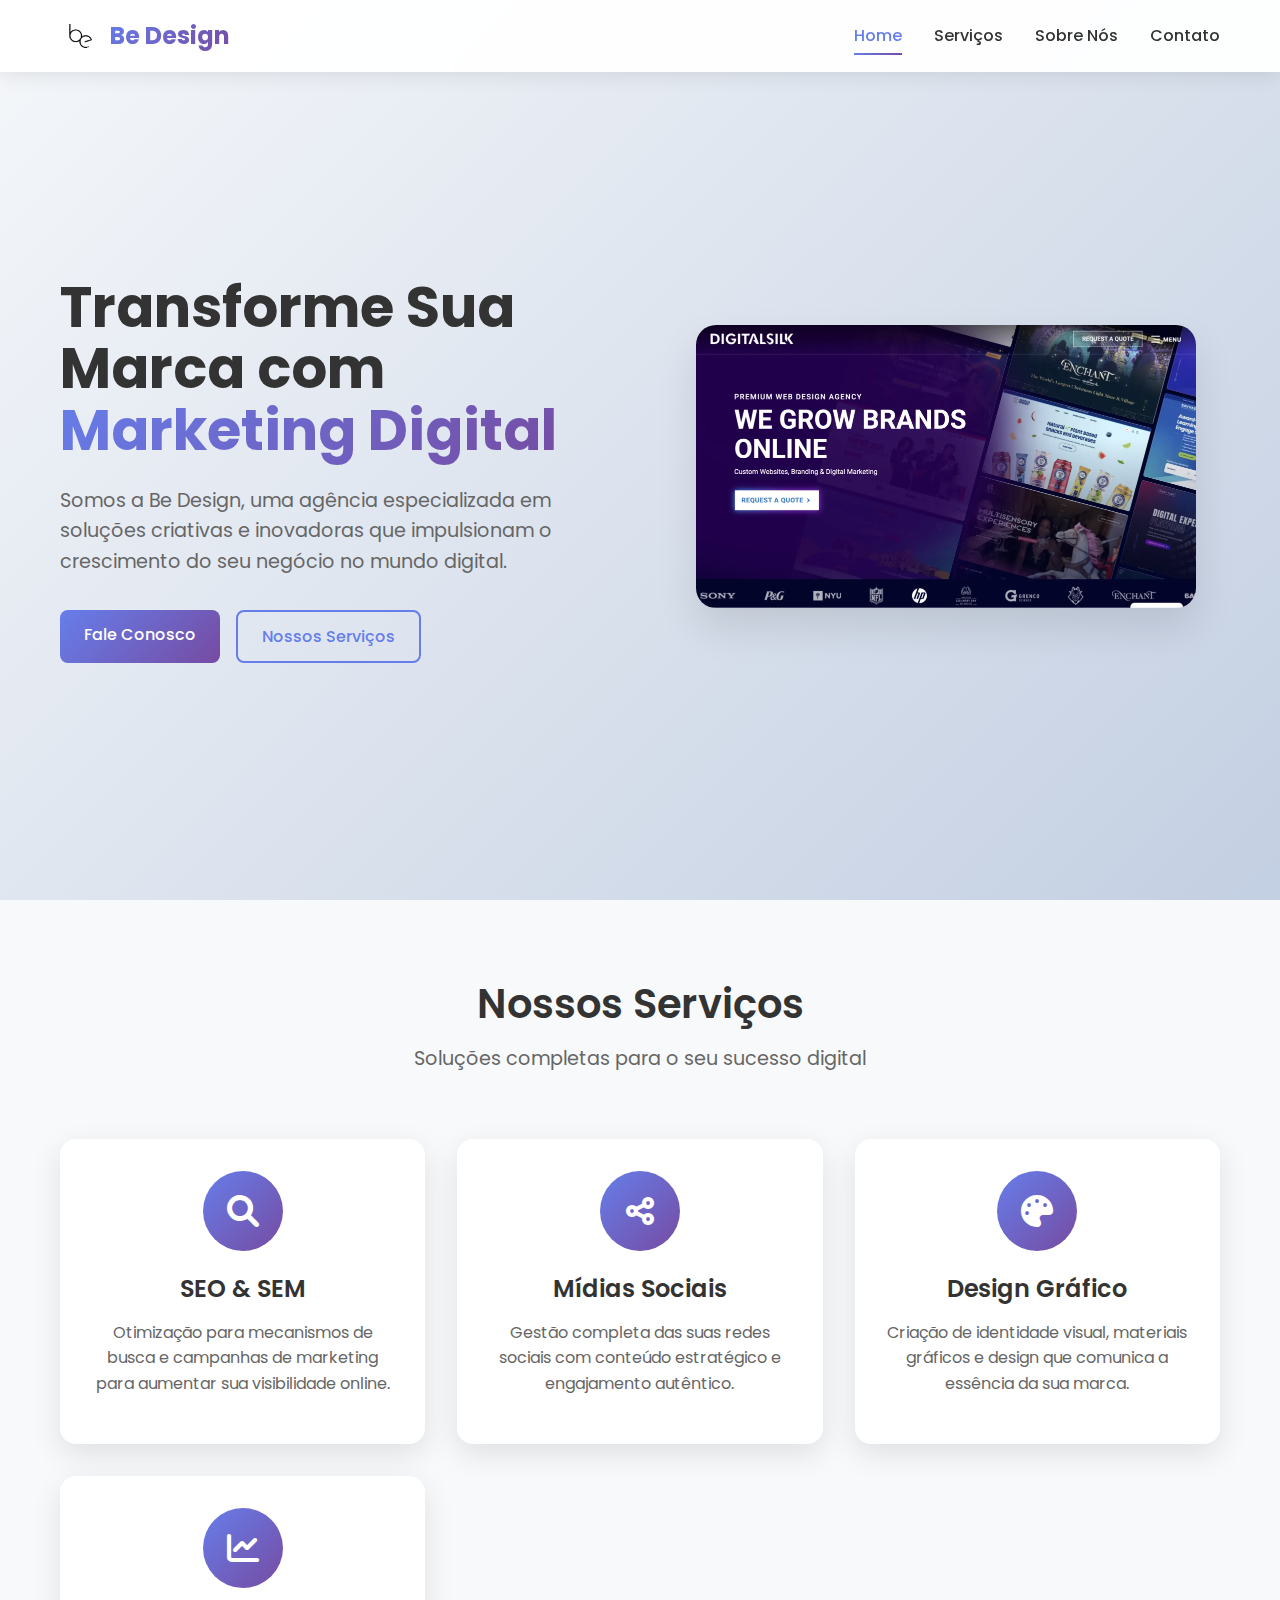
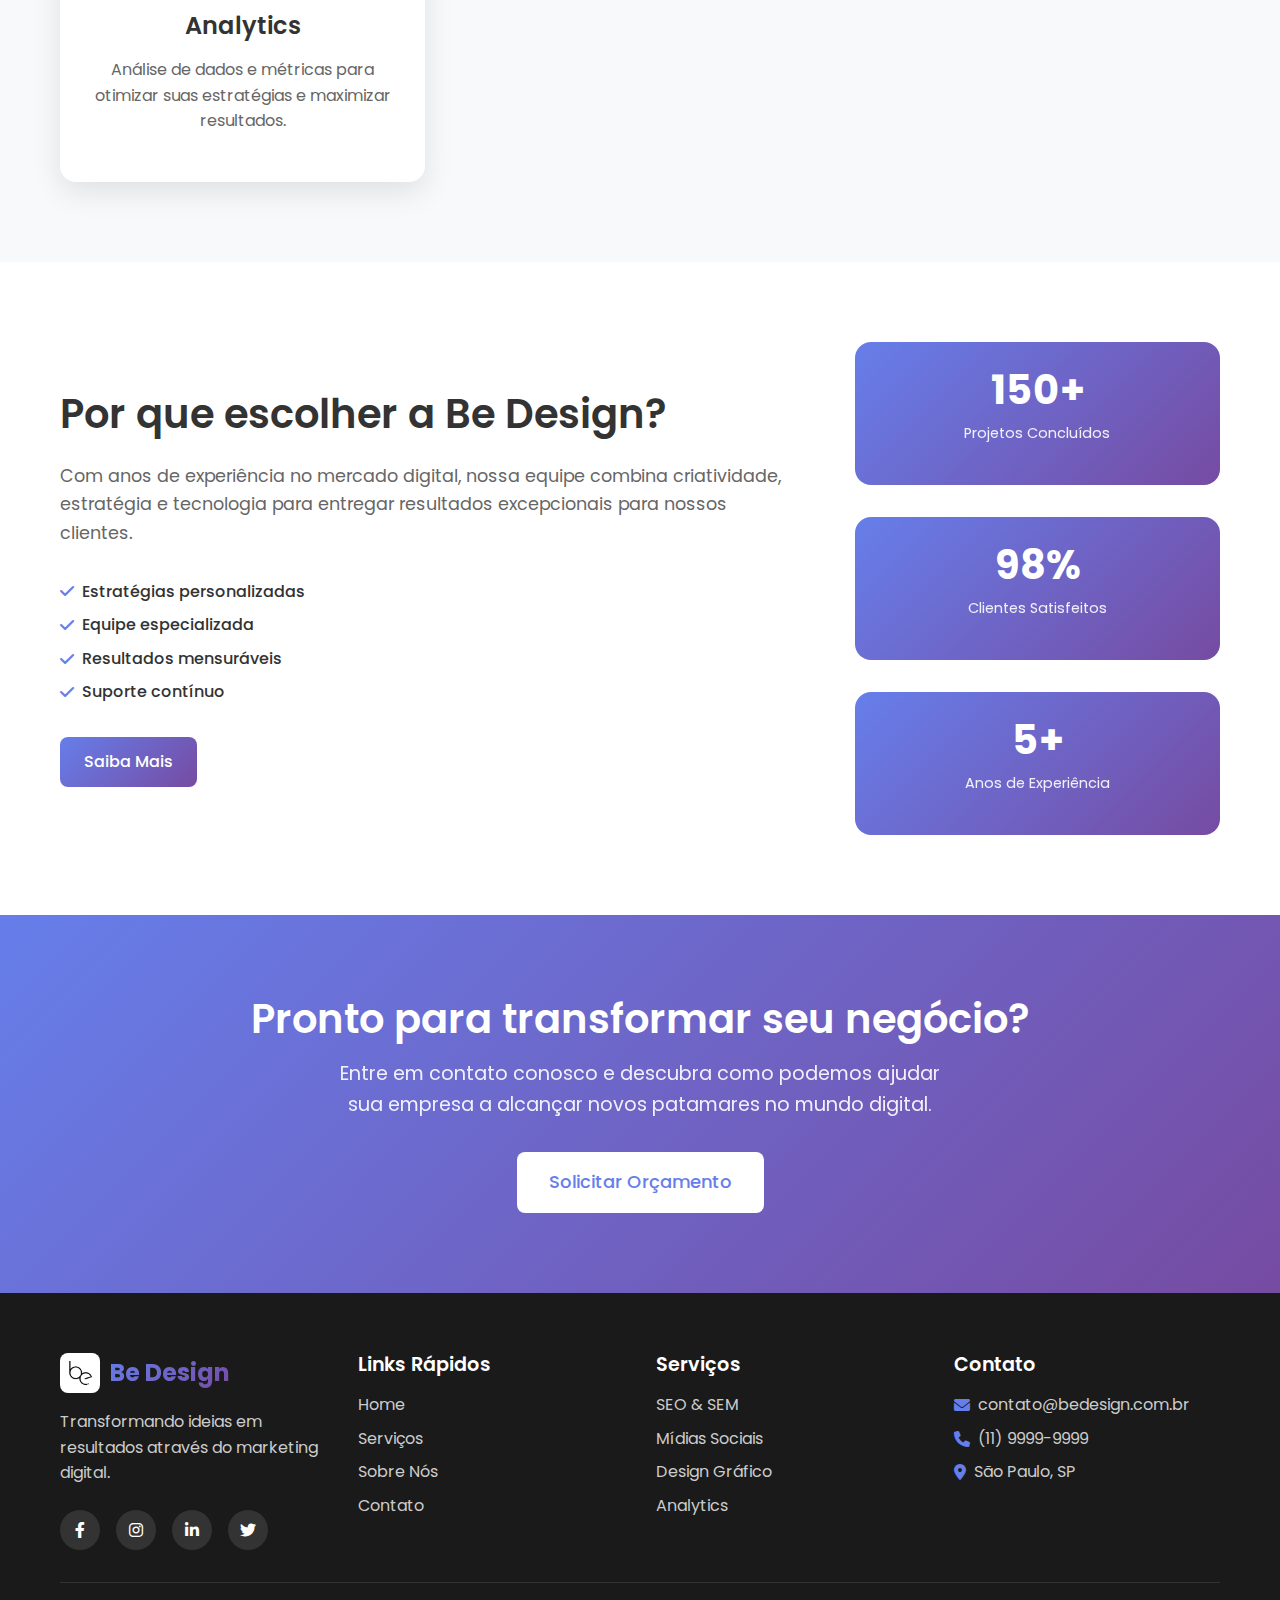
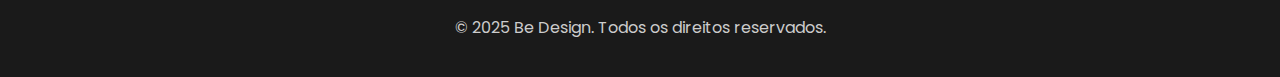
<file: index.html>
<!DOCTYPE html>
<html lang="pt-br">
<head>
    <meta charset="UTF-8">
    <meta name="viewport" content="width=device-width, initial-scale=1.0">
    <meta name="description" content="Be Design - Agência de Marketing Digital especializada em soluções criativas e inovadoras para o seu negócio.">
    <meta name="keywords" content="marketing digital, agência, design, SEO, mídias sociais, Be Design">
    <meta name="author" content="Be Design">
    <title>Be Design - Agência de Marketing Digital</title>
    <link rel="stylesheet" href="css/style.css">
    <link href="https://fonts.googleapis.com/css2?family=Poppins:wght@300;400;500;600;700&display=swap" rel="stylesheet">
    <link rel="stylesheet" href="https://cdnjs.cloudflare.com/ajax/libs/font-awesome/6.0.0/css/all.min.css">
</head>
<body>
    <!-- Header -->
    <header class="header">
        <nav class="navbar">
            <div class="nav-container">
                <div class="nav-logo">
                    <img src="assets/images/logo.jpg" alt="Be Design Logo" class="logo">
                    <span class="logo-text">Be Design</span>
                </div>
                <ul class="nav-menu">
                    <li class="nav-item">
                        <a href="index.html" class="nav-link active">Home</a>
                    </li>
                    <li class="nav-item">
                        <a href="servicos.html" class="nav-link">Serviços</a>
                    </li>
                    <li class="nav-item">
                        <a href="sobre.html" class="nav-link">Sobre Nós</a>
                    </li>
                    <li class="nav-item">
                        <a href="contato.html" class="nav-link">Contato</a>
                    </li>
                </ul>
                <div class="hamburger">
                    <span class="bar"></span>
                    <span class="bar"></span>
                    <span class="bar"></span>
                </div>
            </div>
        </nav>
    </header>

    <!-- Main Content -->
    <main>
        <!-- Hero Section -->
        <section class="hero">
            <div class="hero-container">
                <div class="hero-content">
                    <h1 class="hero-title">Transforme Sua Marca com <span class="highlight">Marketing Digital</span></h1>
                    <p class="hero-description">
                        Somos a Be Design, uma agência especializada em soluções criativas e inovadoras 
                        que impulsionam o crescimento do seu negócio no mundo digital.
                    </p>
                    <div class="hero-buttons">
                        <a href="contato.html" class="btn btn-primary">Fale Conosco</a>
                        <a href="servicos.html" class="btn btn-secondary">Nossos Serviços</a>
                    </div>
                </div>
                <div class="hero-image">
                    <img src="assets/images/hero_image.webp" alt="Marketing Digital" class="hero-img">
                </div>
            </div>
        </section>

        <!-- Services Section -->
        <section class="services" id="services">
            <div class="container">
                <div class="section-header">
                    <h2 class="section-title">Nossos Serviços</h2>
                    <p class="section-subtitle">Soluções completas para o seu sucesso digital</p>
                </div>
                <div class="services-grid">
                    <div class="service-card">
                        <div class="service-icon">
                            <i class="fas fa-search"></i>
                        </div>
                        <h3 class="service-title">SEO & SEM</h3>
                        <p class="service-description">
                            Otimização para mecanismos de busca e campanhas de marketing para 
                            aumentar sua visibilidade online.
                        </p>
                    </div>
                    <div class="service-card">
                        <div class="service-icon">
                            <i class="fas fa-share-alt"></i>
                        </div>
                        <h3 class="service-title">Mídias Sociais</h3>
                        <p class="service-description">
                            Gestão completa das suas redes sociais com conteúdo estratégico 
                            e engajamento autêntico.
                        </p>
                    </div>
                    <div class="service-card">
                        <div class="service-icon">
                            <i class="fas fa-palette"></i>
                        </div>
                        <h3 class="service-title">Design Gráfico</h3>
                        <p class="service-description">
                            Criação de identidade visual, materiais gráficos e design 
                            que comunica a essência da sua marca.
                        </p>
                    </div>
                    <div class="service-card">
                        <div class="service-icon">
                            <i class="fas fa-chart-line"></i>
                        </div>
                        <h3 class="service-title">Analytics</h3>
                        <p class="service-description">
                            Análise de dados e métricas para otimizar suas estratégias 
                            e maximizar resultados.
                        </p>
                    </div>
                </div>
            </div>
        </section>

        <!-- About Section -->
        <section class="about">
            <div class="container">
                <div class="about-content">
                    <div class="about-text">
                        <h2 class="about-title">Por que escolher a Be Design?</h2>
                        <p class="about-description">
                            Com anos de experiência no mercado digital, nossa equipe combina 
                            criatividade, estratégia e tecnologia para entregar resultados 
                            excepcionais para nossos clientes.
                        </p>
                        <ul class="about-features">
                            <li><i class="fas fa-check"></i> Estratégias personalizadas</li>
                            <li><i class="fas fa-check"></i> Equipe especializada</li>
                            <li><i class="fas fa-check"></i> Resultados mensuráveis</li>
                            <li><i class="fas fa-check"></i> Suporte contínuo</li>
                        </ul>
                        <a href="sobre.html" class="btn btn-primary">Saiba Mais</a>
                    </div>
                    <div class="about-stats">
                        <div class="stat-item">
                            <h3 class="stat-number">150+</h3>
                            <p class="stat-label">Projetos Concluídos</p>
                        </div>
                        <div class="stat-item">
                            <h3 class="stat-number">98%</h3>
                            <p class="stat-label">Clientes Satisfeitos</p>
                        </div>
                        <div class="stat-item">
                            <h3 class="stat-number">5+</h3>
                            <p class="stat-label">Anos de Experiência</p>
                        </div>
                    </div>
                </div>
            </div>
        </section>

        <!-- CTA Section -->
        <section class="cta">
            <div class="container">
                <div class="cta-content">
                    <h2 class="cta-title">Pronto para transformar seu negócio?</h2>
                    <p class="cta-description">
                        Entre em contato conosco e descubra como podemos ajudar 
                        sua empresa a alcançar novos patamares no mundo digital.
                    </p>
                    <a href="contato.html" class="btn btn-primary btn-large">Solicitar Orçamento</a>
                </div>
            </div>
        </section>
    </main>

    <!-- Footer -->
    <footer class="footer">
        <div class="container">
            <div class="footer-content">
                <div class="footer-section">
                    <div class="footer-logo">
                        <img src="assets/images/logo.jpg" alt="Be Design Logo" class="logo">
                        <span class="logo-text">Be Design</span>
                    </div>
                    <p class="footer-description">
                        Transformando ideias em resultados através do marketing digital.
                    </p>
                    <div class="social-links">
                        <a href="#" class="social-link"><i class="fab fa-facebook-f"></i></a>
                        <a href="#" class="social-link"><i class="fab fa-instagram"></i></a>
                        <a href="#" class="social-link"><i class="fab fa-linkedin-in"></i></a>
                        <a href="#" class="social-link"><i class="fab fa-twitter"></i></a>
                    </div>
                </div>
                <div class="footer-section">
                    <h3 class="footer-title">Links Rápidos</h3>
                    <ul class="footer-links">
                        <li><a href="index.html">Home</a></li>
                        <li><a href="servicos.html">Serviços</a></li>
                        <li><a href="sobre.html">Sobre Nós</a></li>
                        <li><a href="contato.html">Contato</a></li>
                    </ul>
                </div>
                <div class="footer-section">
                    <h3 class="footer-title">Serviços</h3>
                    <ul class="footer-links">
                        <li><a href="#">SEO & SEM</a></li>
                        <li><a href="#">Mídias Sociais</a></li>
                        <li><a href="#">Design Gráfico</a></li>
                        <li><a href="#">Analytics</a></li>
                    </ul>
                </div>
                <div class="footer-section">
                    <h3 class="footer-title">Contato</h3>
                    <div class="contact-info">
                        <p><i class="fas fa-envelope"></i> contato@bedesign.com.br</p>
                        <p><i class="fas fa-phone"></i> (11) 9999-9999</p>
                        <p><i class="fas fa-map-marker-alt"></i> São Paulo, SP</p>
                    </div>
                </div>
            </div>
            <div class="footer-bottom">
                <p>&copy; 2025 Be Design. Todos os direitos reservados.</p>
            </div>
        </div>
    </footer>

    <script src="js/script.js"></script>
</body>
</html>
</file>
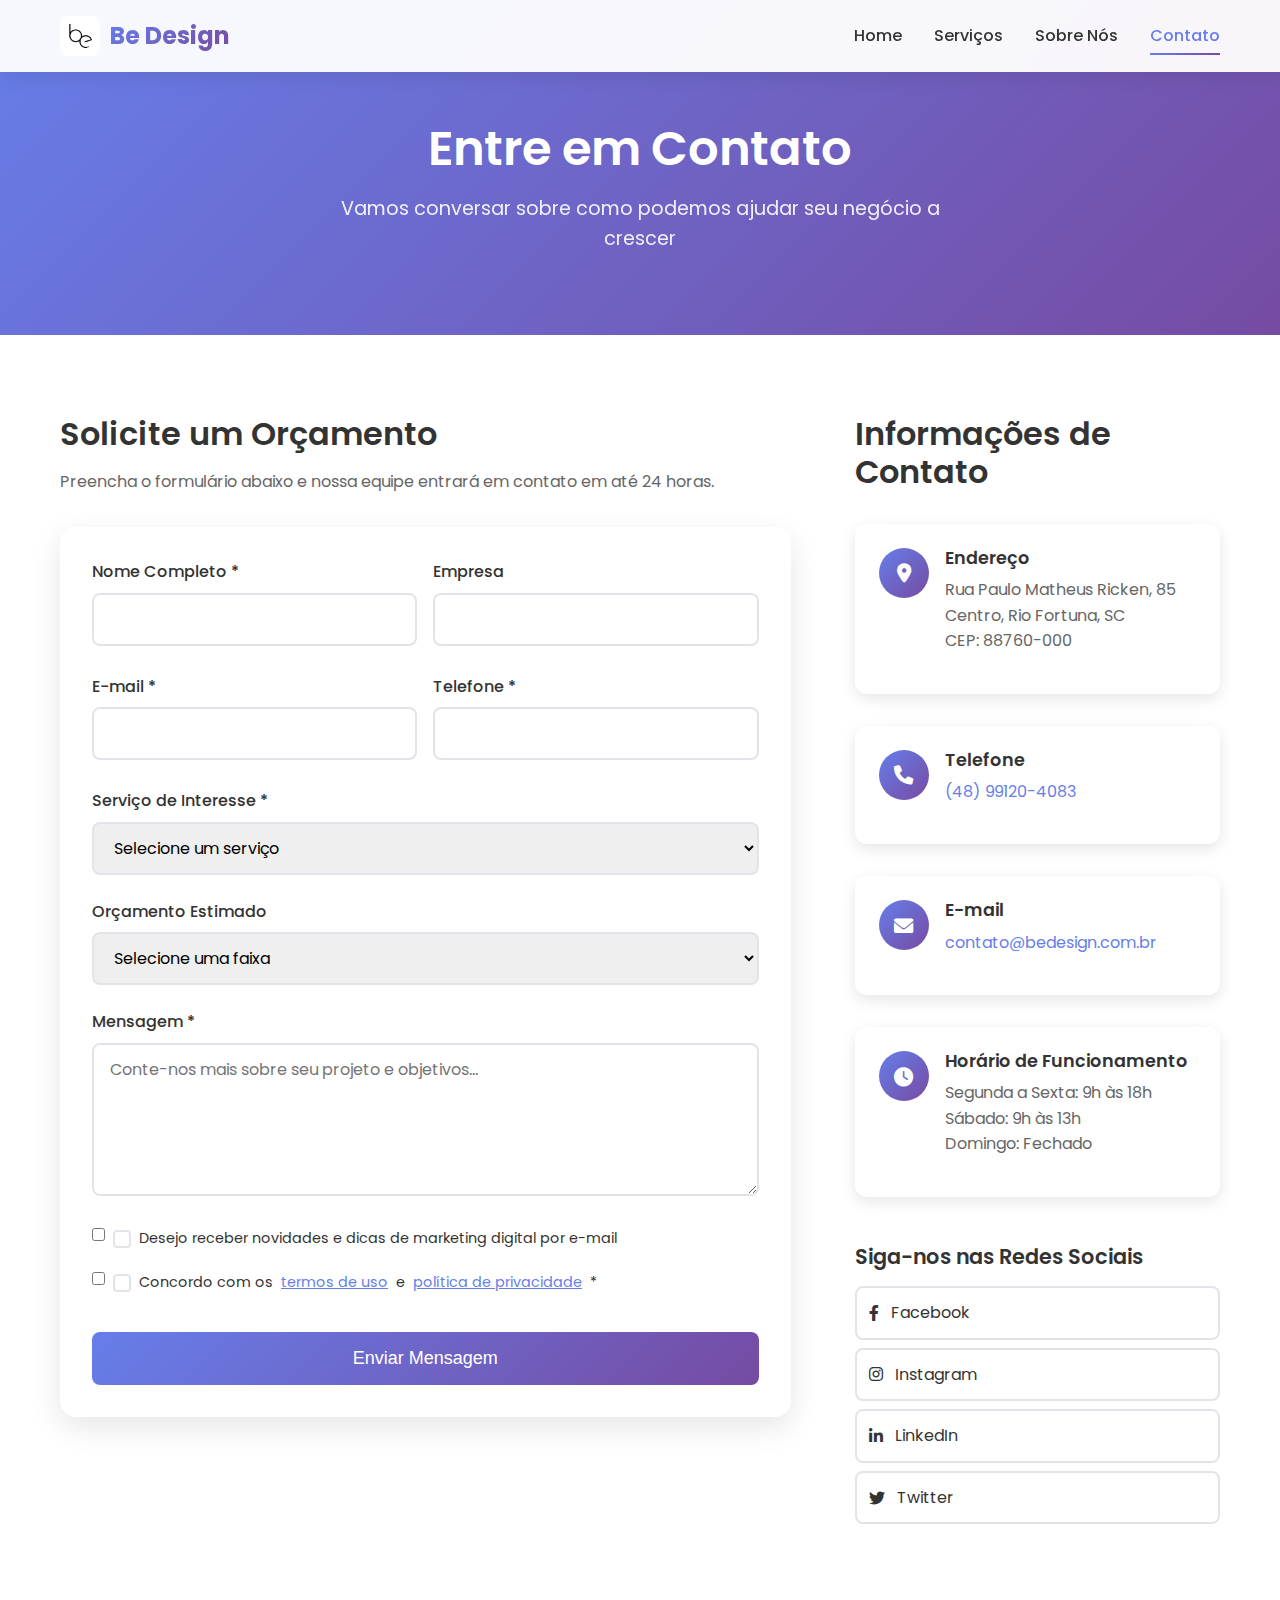
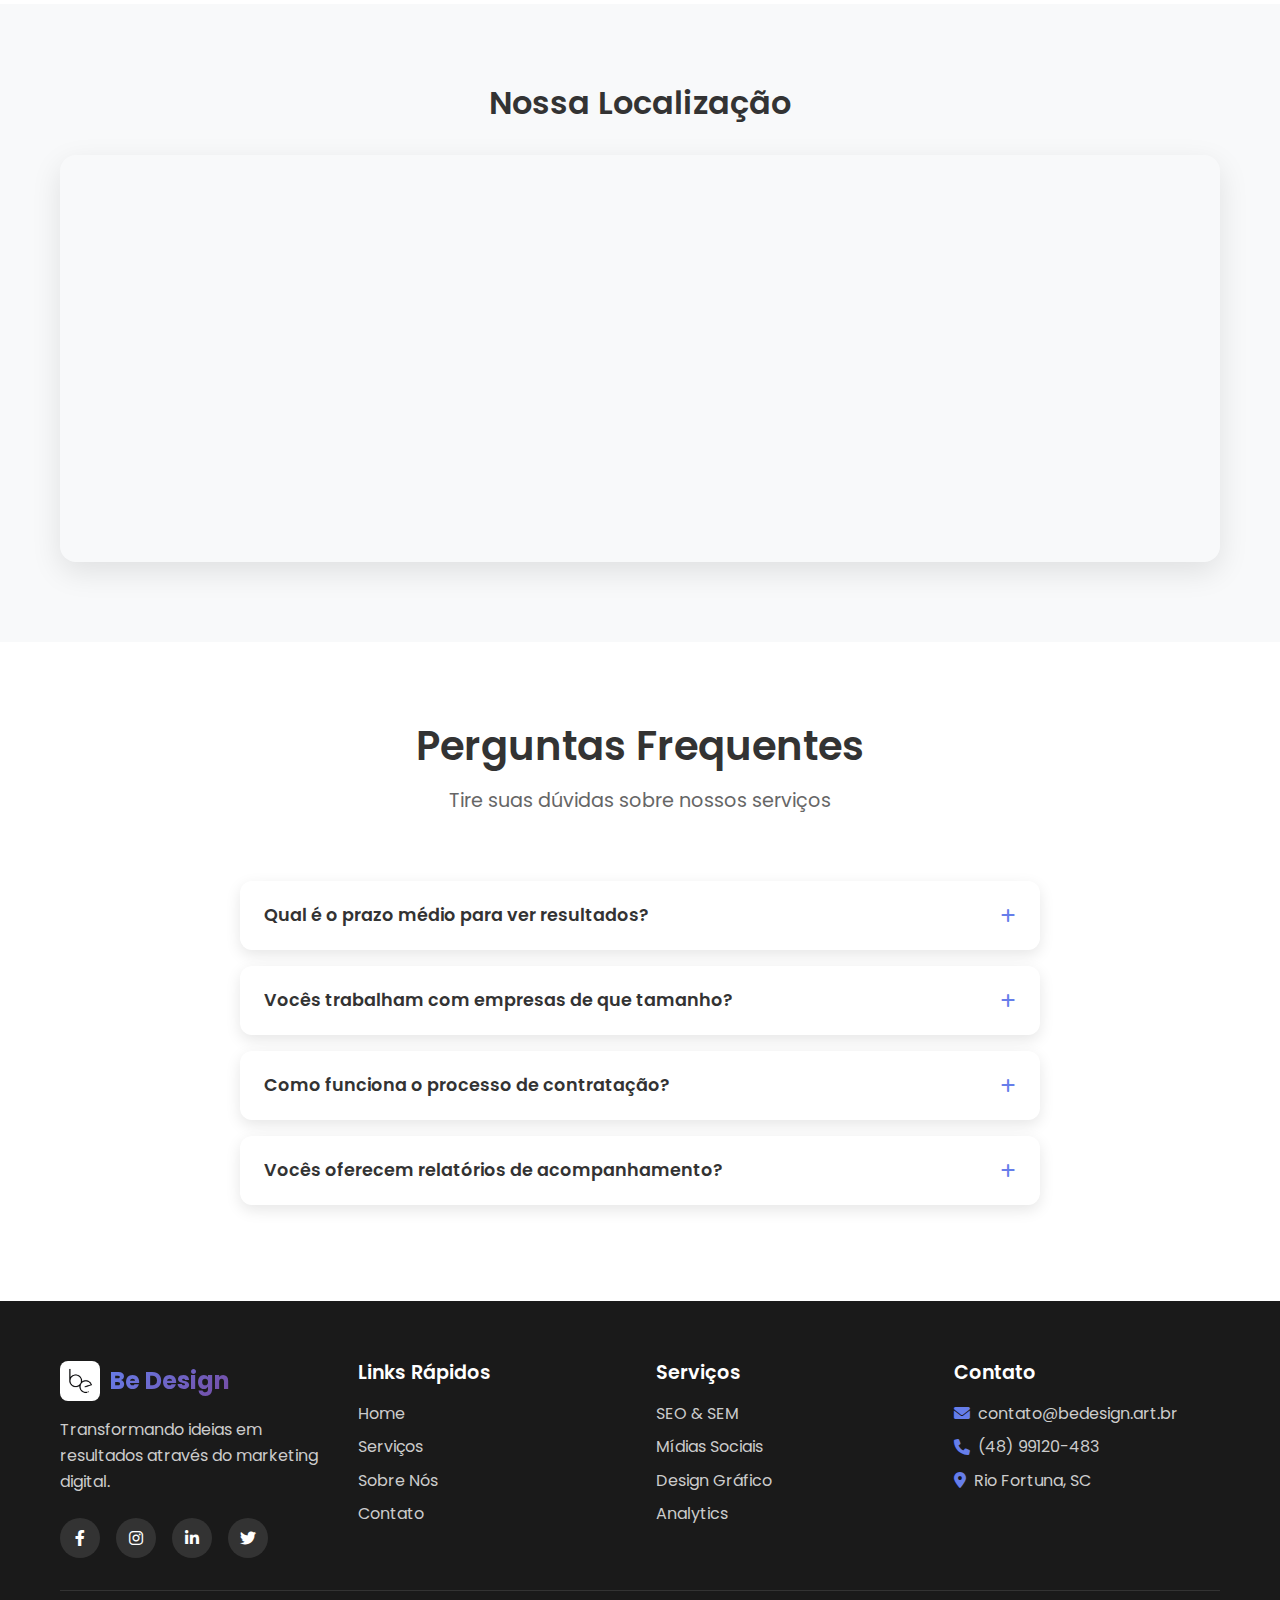
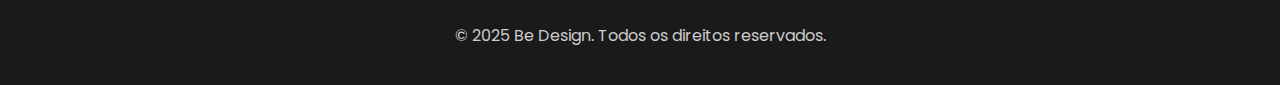
<file: contato.html>
<!DOCTYPE html>
<html lang="pt-br">
<head>
    <meta charset="UTF-8">
    <meta name="viewport" content="width=device-width, initial-scale=1.0">
    <meta name="description" content="Entre em contato com a Be Design. Solicite um orçamento personalizado para seus projetos de marketing digital.">
    <meta name="keywords" content="contato Be Design, orçamento marketing digital, fale conosco, agência marketing">
    <meta name="author" content="Be Design">
    <title>Contato - Be Design | Agência de Marketing Digital</title>
    <link rel="stylesheet" href="css/style.css">
    <link href="https://fonts.googleapis.com/css2?family=Poppins:wght@300;400;500;600;700&display=swap" rel="stylesheet">
    <link rel="stylesheet" href="https://cdnjs.cloudflare.com/ajax/libs/font-awesome/6.0.0/css/all.min.css">
</head>
<body>
    <!-- Header -->
    <header class="header">
        <nav class="navbar">
            <div class="nav-container">
                <div class="nav-logo">
                    <img src="assets/images/logo.jpg" alt="Be Design Logo" class="logo">
                    <span class="logo-text">Be Design</span>
                </div>
                <ul class="nav-menu">
                    <li class="nav-item">
                        <a href="index.html" class="nav-link">Home</a>
                    </li>
                    <li class="nav-item">
                        <a href="servicos.html" class="nav-link">Serviços</a>
                    </li>
                    <li class="nav-item">
                        <a href="sobre.html" class="nav-link">Sobre Nós</a>
                    </li>
                    <li class="nav-item">
                        <a href="contato.html" class="nav-link active">Contato</a>
                    </li>
                </ul>
                <div class="hamburger">
                    <span class="bar"></span>
                    <span class="bar"></span>
                    <span class="bar"></span>
                </div>
            </div>
        </nav>
    </header>

    <!-- Main Content -->
    <main>
        <!-- Page Header -->
        <section class="page-header">
            <div class="container">
                <div class="page-header-content">
                    <h1 class="page-title">Entre em Contato</h1>
                    <p class="page-subtitle">Vamos conversar sobre como podemos ajudar seu negócio a crescer</p>
                </div>
            </div>
        </section>

        <!-- Contact Section -->
        <section class="contact">
            <div class="container">
                <div class="contact-content">
                    <!-- Contact Form -->
                    <div class="contact-form-section">
                        <h2 class="contact-form-title">Solicite um Orçamento</h2>
                        <p class="contact-form-subtitle">
                            Preencha o formulário abaixo e nossa equipe entrará em contato em até 24 horas.
                        </p>
                        <form class="contact-form" id="contactForm" novalidate>
                            <div class="form-row">
                                <div class="form-group">
                                    <label for="nome" class="form-label">Nome Completo *</label>
                                    <input type="text" id="nome" name="nome" class="form-input" required>
                                    <span class="error-message" id="nomeError"></span>
                                </div>
                                <div class="form-group">
                                    <label for="empresa" class="form-label">Empresa</label>
                                    <input type="text" id="empresa" name="empresa" class="form-input">
                                </div>
                            </div>
                            <div class="form-row">
                                <div class="form-group">
                                    <label for="email" class="form-label">E-mail *</label>
                                    <input type="email" id="email" name="email" class="form-input" required>
                                    <span class="error-message" id="emailError"></span>
                                </div>
                                <div class="form-group">
                                    <label for="telefone" class="form-label">Telefone *</label>
                                    <input type="tel" id="telefone" name="telefone" class="form-input" required>
                                    <span class="error-message" id="telefoneError"></span>
                                </div>
                            </div>
                            <div class="form-group">
                                <label for="servico" class="form-label">Serviço de Interesse *</label>
                                <select id="servico" name="servico" class="form-select" required>
                                    <option value="">Selecione um serviço</option>
                                    <option value="seo-sem">SEO & SEM</option>
                                    <option value="midias-sociais">Mídias Sociais</option>
                                    <option value="design-grafico">Design Gráfico</option>
                                    <option value="analytics">Analytics</option>
                                    <option value="marketing-conteudo">Marketing de Conteúdo</option>
                                    <option value="email-marketing">E-mail Marketing</option>
                                    <option value="consultoria">Consultoria Completa</option>
                                </select>
                                <span class="error-message" id="servicoError"></span>
                            </div>
                            <div class="form-group">
                                <label for="orcamento" class="form-label">Orçamento Estimado</label>
                                <select id="orcamento" name="orcamento" class="form-select">
                                    <option value="">Selecione uma faixa</option>
                                    <option value="ate-5k">Até R$ 5.000</option>
                                    <option value="5k-15k">R$ 5.000 - R$ 15.000</option>
                                    <option value="15k-30k">R$ 15.000 - R$ 30.000</option>
                                    <option value="acima-30k">Acima de R$ 30.000</option>
                                </select>
                            </div>
                            <div class="form-group">
                                <label for="mensagem" class="form-label">Mensagem *</label>
                                <textarea id="mensagem" name="mensagem" class="form-textarea" rows="5" 
                                    placeholder="Conte-nos mais sobre seu projeto e objetivos..." required></textarea>
                                <span class="error-message" id="mensagemError"></span>
                            </div>
                            <div class="form-group checkbox-group">
                                <label class="checkbox-label">
                                    <input type="checkbox" id="newsletter" name="newsletter" class="form-checkbox">
                                    <span class="checkmark"></span>
                                    Desejo receber novidades e dicas de marketing digital por e-mail
                                </label>
                            </div>
                            <div class="form-group checkbox-group">
                                <label class="checkbox-label">
                                    <input type="checkbox" id="termos" name="termos" class="form-checkbox" required>
                                    <span class="checkmark"></span>
                                    Concordo com os <a href="#" class="link">termos de uso</a> e <a href="#" class="link">política de privacidade</a> *
                                </label>
                                <span class="error-message" id="termosError"></span>
                            </div>
                            <button type="submit" class="btn btn-primary btn-large form-submit">
                                <span class="btn-text">Enviar Mensagem</span>
                                <span class="btn-loading" style="display: none;">
                                    <i class="fas fa-spinner fa-spin"></i> Enviando...
                                </span>
                            </button>
                        </form>
                        <div class="form-success" id="formSuccess" style="display: none;">
                            <i class="fas fa-check-circle"></i>
                            <h3>Mensagem enviada com sucesso!</h3>
                            <p>Nossa equipe entrará em contato em breve.</p>
                        </div>
                    </div>

                    <!-- Contact Info -->
                    <div class="contact-info-section">
                        <h2 class="contact-info-title">Informações de Contato</h2>
                        <div class="contact-info-items">
                            <div class="contact-info-item">
                                <div class="contact-info-icon">
                                    <i class="fas fa-map-marker-alt"></i>
                                </div>
                                <div class="contact-info-content">
                                    <h3 class="contact-info-label">Endereço</h3>
                                    <p class="contact-info-text">
                                        Rua Paulo Matheus Ricken, 85<br>
                                        Centro, Rio Fortuna, SC<br>
                                        CEP: 88760-000
                                    </p>
                                </div>
                            </div>
                            <div class="contact-info-item">
                                <div class="contact-info-icon">
                                    <i class="fas fa-phone"></i>
                                </div>
                                <div class="contact-info-content">
                                    <h3 class="contact-info-label">Telefone</h3>
                                    <p class="contact-info-text">
                                        <a href="tel:+5548991204083">(48) 99120-4083</a><br>
                                    </p>
                                </div>
                            </div>
                            <div class="contact-info-item">
                                <div class="contact-info-icon">
                                    <i class="fas fa-envelope"></i>
                                </div>
                                <div class="contact-info-content">
                                    <h3 class="contact-info-label">E-mail</h3>
                                    <p class="contact-info-text">
                                        <a href="mailto:contato@bedesign.art.br">contato@bedesign.com.br</a><br>
                                    </p>
                                </div>
                            </div>
                            <div class="contact-info-item">
                                <div class="contact-info-icon">
                                    <i class="fas fa-clock"></i>
                                </div>
                                <div class="contact-info-content">
                                    <h3 class="contact-info-label">Horário de Funcionamento</h3>
                                    <p class="contact-info-text">
                                        Segunda a Sexta: 9h às 18h<br>
                                        Sábado: 9h às 13h<br>
                                        Domingo: Fechado
                                    </p>
                                </div>
                            </div>
                        </div>

                        <!-- Social Media -->
                        <div class="contact-social">
                            <h3 class="contact-social-title">Siga-nos nas Redes Sociais</h3>
                            <div class="social-links">
                                <a href="https://www.instagram.com/bedesign.mkt/" class="social-link">
                                    <i class="fab fa-facebook-f"></i>
                                    <span>Facebook</span>
                                </a>
                                <a href="https://www.instagram.com/bedesign.mkt/" class="social-link">
                                    <i class="fab fa-instagram"></i>
                                    <span>Instagram</span>
                                </a>
                                <a href="https://www.instagram.com/bedesign.mkt/" class="social-link">
                                    <i class="fab fa-linkedin-in"></i>
                                    <span>LinkedIn</span>
                                </a>
                                <a href="https://www.instagram.com/bedesign.mkt/" class="social-link">
                                    <i class="fab fa-twitter"></i>
                                    <span>Twitter</span>
                                </a>
                            </div>
                        </div>
                    </div>
                </div>
            </div>
        </section>

        <!-- Map Section -->
        <section class="map">
            <div class="container">
                <h2 class="map-title">Nossa Localização</h2>
                <div class="map-container">
                    <iframe 
                        src="https://www.google.com/maps/embed?pb=!1m18!1m12!1m3!1d6304.590333774679!2d-49.116836348682256!3d-28.137902304212975!2m3!1f0!2f0!3f0!3m2!1i1024!2i768!4f13.1!3m3!1m2!1s0x95211f047ae88c1f%3A0x3455fa676e68d044!2sR.%20Paulo%20Matheus%20Ricken%2C%2085%20-%20Tr%C3%AAs%2C%20Rio%20Fortuna%20-%20SC%2C%2088760-000!5e1!3m2!1spt-BR!2sbr!4v1751831336818!5m2!1spt-BR!2sbr" 
                        width="100%" 
                        height="400" 
                        style="border:0;" 
                        allowfullscreen="" 
                        loading="lazy" 
                        referrerpolicy="no-referrer-when-downgrade"
                        title="Localização da Be Design">
                    </iframe>
                </div>
            </div>
        </section>

        <!-- FAQ Section -->
        <section class="faq">
            <div class="container">
                <div class="section-header">
                    <h2 class="section-title">Perguntas Frequentes</h2>
                    <p class="section-subtitle">Tire suas dúvidas sobre nossos serviços</p>
                </div>
                <div class="faq-items">
                    <div class="faq-item">
                        <div class="faq-question">
                            <h3>Qual é o prazo médio para ver resultados?</h3>
                            <i class="fas fa-plus faq-icon"></i>
                        </div>
                        <div class="faq-answer">
                            <p>Os resultados variam conforme o serviço. Para SEO, geralmente vemos melhorias em 3-6 meses. Para mídias sociais e campanhas pagas, os resultados podem aparecer em algumas semanas.</p>
                        </div>
                    </div>
                    <div class="faq-item">
                        <div class="faq-question">
                            <h3>Vocês trabalham com empresas de que tamanho?</h3>
                            <i class="fas fa-plus faq-icon"></i>
                        </div>
                        <div class="faq-answer">
                            <p>Atendemos desde pequenas empresas e startups até grandes corporações. Nossos serviços são personalizados para cada necessidade e orçamento.</p>
                        </div>
                    </div>
                    <div class="faq-item">
                        <div class="faq-question">
                            <h3>Como funciona o processo de contratação?</h3>
                            <i class="fas fa-plus faq-icon"></i>
                        </div>
                        <div class="faq-answer">
                            <p>Após o primeiro contato, fazemos uma reunião para entender suas necessidades, elaboramos uma proposta personalizada e, aprovada, iniciamos o projeto com um kickoff detalhado.</p>
                        </div>
                    </div>
                    <div class="faq-item">
                        <div class="faq-question">
                            <h3>Vocês oferecem relatórios de acompanhamento?</h3>
                            <i class="fas fa-plus faq-icon"></i>
                        </div>
                        <div class="faq-answer">
                            <p>Sim! Fornecemos relatórios mensais detalhados com métricas de performance, insights e recomendações para otimização contínua.</p>
                        </div>
                    </div>
                </div>
            </div>
        </section>
    </main>

    <!-- Footer -->
    <footer class="footer">
        <div class="container">
            <div class="footer-content">
                <div class="footer-section">
                    <div class="footer-logo">
                        <img src="assets/images/logo.jpg" alt="Be Design Logo" class="logo">
                        <span class="logo-text">Be Design</span>
                    </div>
                    <p class="footer-description">
                        Transformando ideias em resultados através do marketing digital.
                    </p>
                    <div class="social-links">
                        <a href="#" class="social-link"><i class="fab fa-facebook-f"></i></a>
                        <a href="#" class="social-link"><i class="fab fa-instagram"></i></a>
                        <a href="#" class="social-link"><i class="fab fa-linkedin-in"></i></a>
                        <a href="#" class="social-link"><i class="fab fa-twitter"></i></a>
                    </div>
                </div>
                <div class="footer-section">
                    <h3 class="footer-title">Links Rápidos</h3>
                    <ul class="footer-links">
                        <li><a href="index.html">Home</a></li>
                        <li><a href="servicos.html">Serviços</a></li>
                        <li><a href="sobre.html">Sobre Nós</a></li>
                        <li><a href="contato.html">Contato</a></li>
                    </ul>
                </div>
                <div class="footer-section">
                    <h3 class="footer-title">Serviços</h3>
                    <ul class="footer-links">
                        <li><a href="#">SEO & SEM</a></li>
                        <li><a href="#">Mídias Sociais</a></li>
                        <li><a href="#">Design Gráfico</a></li>
                        <li><a href="#">Analytics</a></li>
                    </ul>
                </div>
                <div class="footer-section">
                    <h3 class="footer-title">Contato</h3>
                    <div class="contact-info">
                        <p><i class="fas fa-envelope"></i> contato@bedesign.art.br</p>
                        <p><i class="fas fa-phone"></i> (48) 99120-483</p>
                        <p><i class="fas fa-map-marker-alt"></i> Rio Fortuna, SC</p>
                    </div>
                </div>
            </div>
            <div class="footer-bottom">
                <p>&copy; 2025 Be Design. Todos os direitos reservados.</p>
            </div>
        </div>
    </footer>

    <script src="js/script.js"></script>
</body>
</html>
</file>
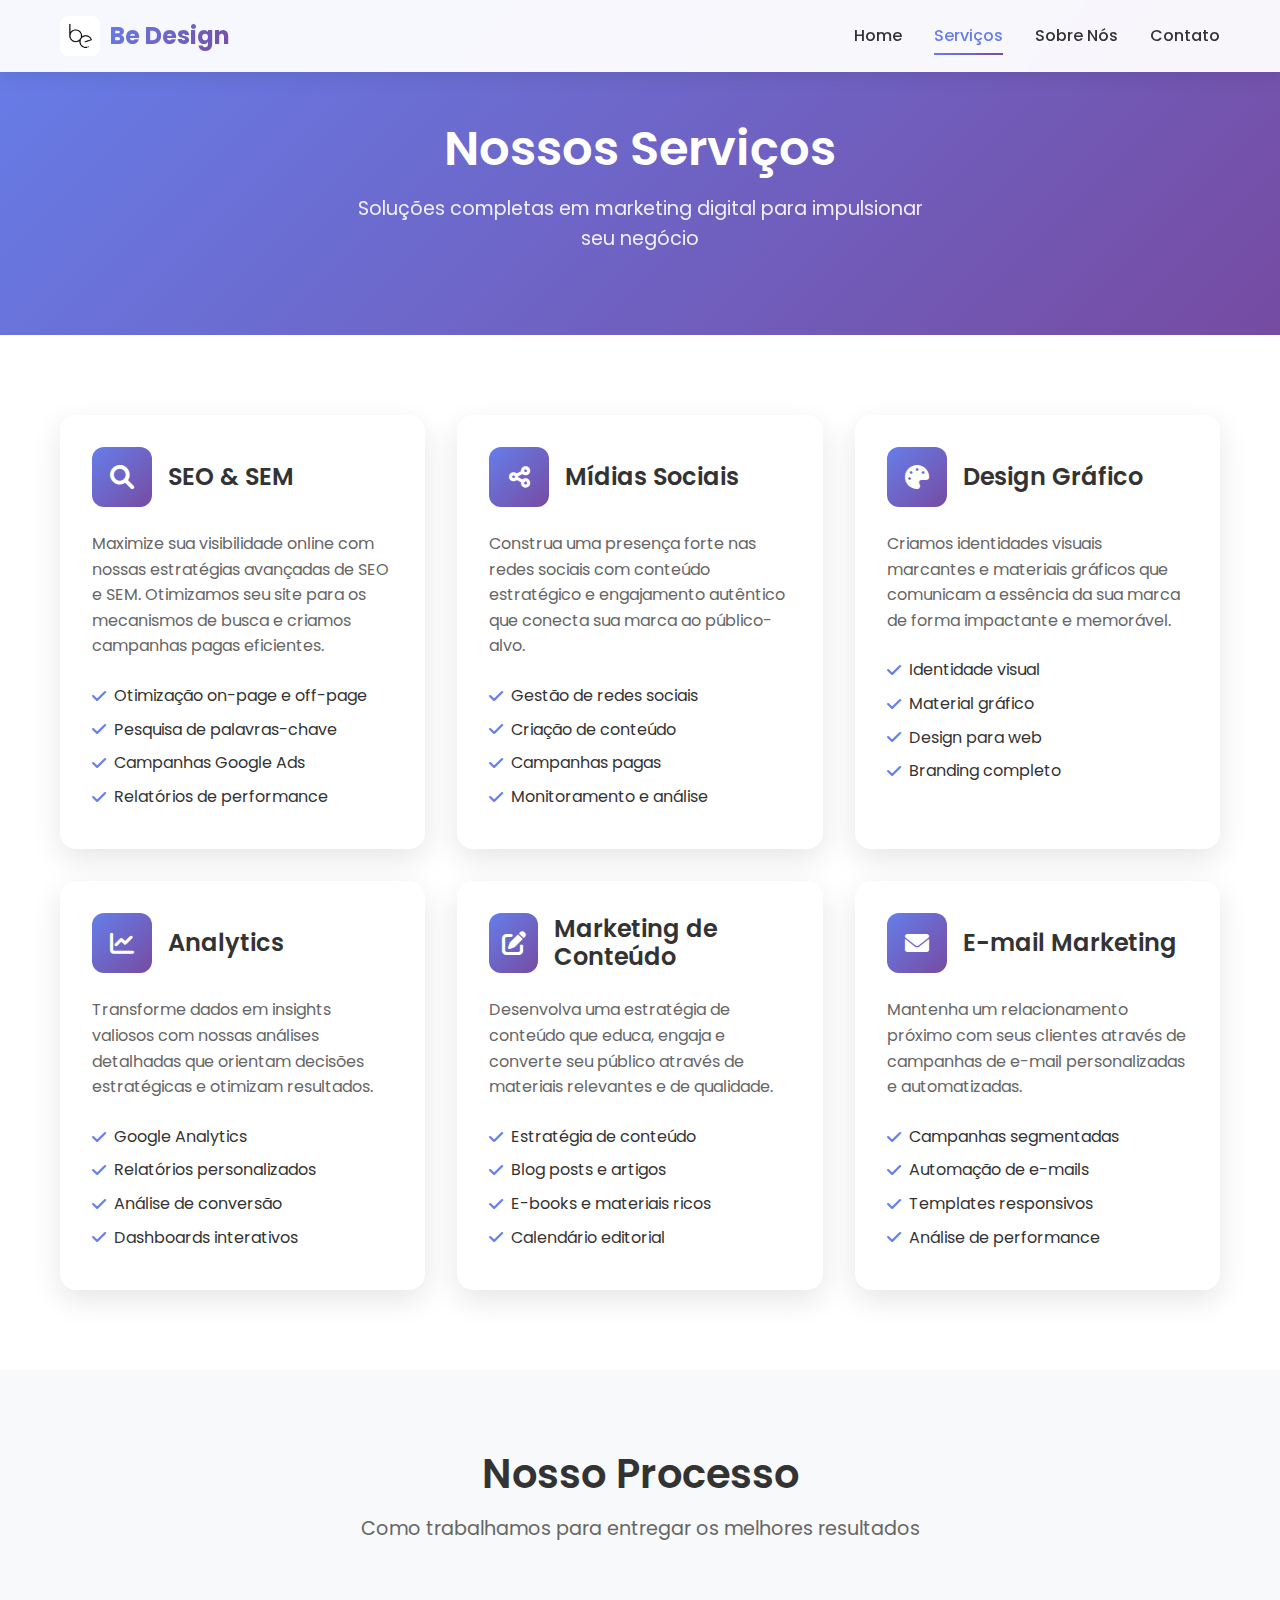
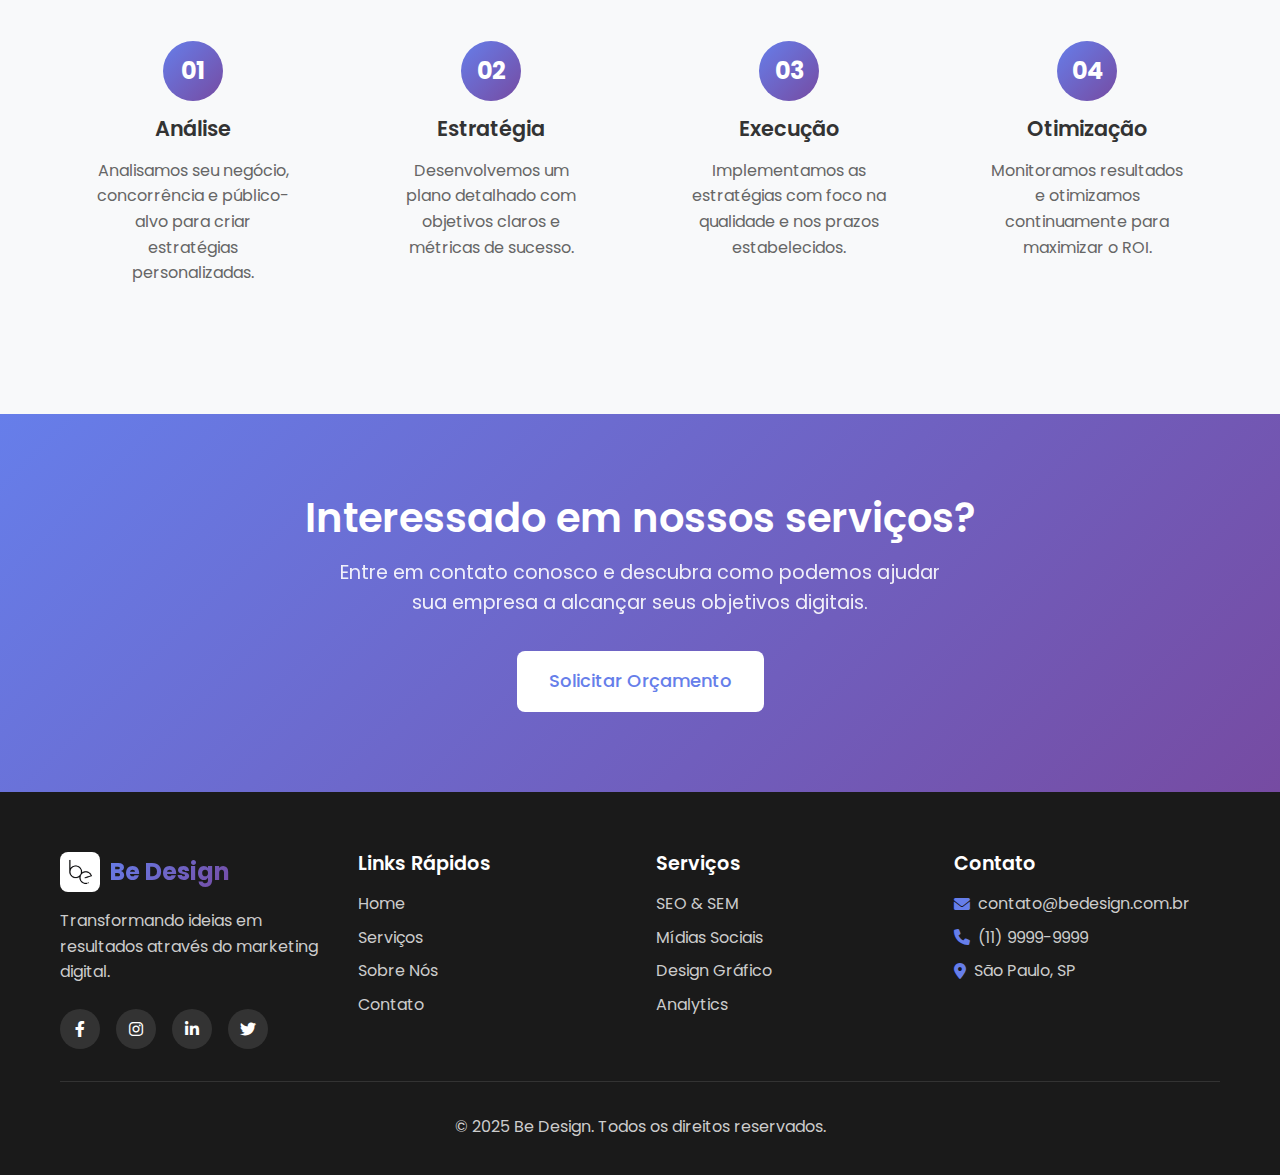
<file: servicos.html>
<!DOCTYPE html>
<html lang="pt-br">
<head>
    <meta charset="UTF-8">
    <meta name="viewport" content="width=device-width, initial-scale=1.0">
    <meta name="description" content="Conheça os serviços da Be Design: SEO, SEM, Mídias Sociais, Design Gráfico e Analytics para impulsionar seu negócio.">
    <meta name="keywords" content="serviços marketing digital, SEO, SEM, mídias sociais, design gráfico, analytics, Be Design">
    <meta name="author" content="Be Design">
    <title>Serviços - Be Design | Agência de Marketing Digital</title>
    <link rel="stylesheet" href="css/style.css">
    <link href="https://fonts.googleapis.com/css2?family=Poppins:wght@300;400;500;600;700&display=swap" rel="stylesheet">
    <link rel="stylesheet" href="https://cdnjs.cloudflare.com/ajax/libs/font-awesome/6.0.0/css/all.min.css">
</head>
<body>
    <!-- Header -->
    <header class="header">
        <nav class="navbar">
            <div class="nav-container">
                <div class="nav-logo">
                    <img src="assets/images/logo.jpg" alt="Be Design Logo" class="logo">
                    <span class="logo-text">Be Design</span>
                </div>
                <ul class="nav-menu">
                    <li class="nav-item">
                        <a href="index.html" class="nav-link">Home</a>
                    </li>
                    <li class="nav-item">
                        <a href="servicos.html" class="nav-link active">Serviços</a>
                    </li>
                    <li class="nav-item">
                        <a href="sobre.html" class="nav-link">Sobre Nós</a>
                    </li>
                    <li class="nav-item">
                        <a href="contato.html" class="nav-link">Contato</a>
                    </li>
                </ul>
                <div class="hamburger">
                    <span class="bar"></span>
                    <span class="bar"></span>
                    <span class="bar"></span>
                </div>
            </div>
        </nav>
    </header>

    <!-- Main Content -->
    <main>
        <!-- Page Header -->
        <section class="page-header">
            <div class="container">
                <div class="page-header-content">
                    <h1 class="page-title">Nossos Serviços</h1>
                    <p class="page-subtitle">Soluções completas em marketing digital para impulsionar seu negócio</p>
                </div>
            </div>
        </section>

        <!-- Services Detail Section -->
        <section class="services-detail">
            <div class="container">
                <div class="services-grid-detail">
                    <!-- SEO & SEM -->
                    <article class="service-detail-card">
                        <div class="service-detail-header">
                            <div class="service-detail-icon">
                                <i class="fas fa-search"></i>
                            </div>
                            <h2 class="service-detail-title">SEO & SEM</h2>
                        </div>
                        <div class="service-detail-content">
                            <p class="service-detail-description">
                                Maximize sua visibilidade online com nossas estratégias avançadas de SEO e SEM. 
                                Otimizamos seu site para os mecanismos de busca e criamos campanhas pagas eficientes.
                            </p>
                            <ul class="service-features">
                                <li><i class="fas fa-check"></i> Otimização on-page e off-page</li>
                                <li><i class="fas fa-check"></i> Pesquisa de palavras-chave</li>
                                <li><i class="fas fa-check"></i> Campanhas Google Ads</li>
                                <li><i class="fas fa-check"></i> Relatórios de performance</li>
                            </ul>
                        </div>
                    </article>

                    <!-- Mídias Sociais -->
                    <article class="service-detail-card">
                        <div class="service-detail-header">
                            <div class="service-detail-icon">
                                <i class="fas fa-share-alt"></i>
                            </div>
                            <h2 class="service-detail-title">Mídias Sociais</h2>
                        </div>
                        <div class="service-detail-content">
                            <p class="service-detail-description">
                                Construa uma presença forte nas redes sociais com conteúdo estratégico e 
                                engajamento autêntico que conecta sua marca ao público-alvo.
                            </p>
                            <ul class="service-features">
                                <li><i class="fas fa-check"></i> Gestão de redes sociais</li>
                                <li><i class="fas fa-check"></i> Criação de conteúdo</li>
                                <li><i class="fas fa-check"></i> Campanhas pagas</li>
                                <li><i class="fas fa-check"></i> Monitoramento e análise</li>
                            </ul>
                        </div>
                    </article>

                    <!-- Design Gráfico -->
                    <article class="service-detail-card">
                        <div class="service-detail-header">
                            <div class="service-detail-icon">
                                <i class="fas fa-palette"></i>
                            </div>
                            <h2 class="service-detail-title">Design Gráfico</h2>
                        </div>
                        <div class="service-detail-content">
                            <p class="service-detail-description">
                                Criamos identidades visuais marcantes e materiais gráficos que comunicam 
                                a essência da sua marca de forma impactante e memorável.
                            </p>
                            <ul class="service-features">
                                <li><i class="fas fa-check"></i> Identidade visual</li>
                                <li><i class="fas fa-check"></i> Material gráfico</li>
                                <li><i class="fas fa-check"></i> Design para web</li>
                                <li><i class="fas fa-check"></i> Branding completo</li>
                            </ul>
                        </div>
                    </article>

                    <!-- Analytics -->
                    <article class="service-detail-card">
                        <div class="service-detail-header">
                            <div class="service-detail-icon">
                                <i class="fas fa-chart-line"></i>
                            </div>
                            <h2 class="service-detail-title">Analytics</h2>
                        </div>
                        <div class="service-detail-content">
                            <p class="service-detail-description">
                                Transforme dados em insights valiosos com nossas análises detalhadas 
                                que orientam decisões estratégicas e otimizam resultados.
                            </p>
                            <ul class="service-features">
                                <li><i class="fas fa-check"></i> Google Analytics</li>
                                <li><i class="fas fa-check"></i> Relatórios personalizados</li>
                                <li><i class="fas fa-check"></i> Análise de conversão</li>
                                <li><i class="fas fa-check"></i> Dashboards interativos</li>
                            </ul>
                        </div>
                    </article>

                    <!-- Marketing de Conteúdo -->
                    <article class="service-detail-card">
                        <div class="service-detail-header">
                            <div class="service-detail-icon">
                                <i class="fas fa-edit"></i>
                            </div>
                            <h2 class="service-detail-title">Marketing de Conteúdo</h2>
                        </div>
                        <div class="service-detail-content">
                            <p class="service-detail-description">
                                Desenvolva uma estratégia de conteúdo que educa, engaja e converte 
                                seu público através de materiais relevantes e de qualidade.
                            </p>
                            <ul class="service-features">
                                <li><i class="fas fa-check"></i> Estratégia de conteúdo</li>
                                <li><i class="fas fa-check"></i> Blog posts e artigos</li>
                                <li><i class="fas fa-check"></i> E-books e materiais ricos</li>
                                <li><i class="fas fa-check"></i> Calendário editorial</li>
                            </ul>
                        </div>
                    </article>

                    <!-- E-mail Marketing -->
                    <article class="service-detail-card">
                        <div class="service-detail-header">
                            <div class="service-detail-icon">
                                <i class="fas fa-envelope"></i>
                            </div>
                            <h2 class="service-detail-title">E-mail Marketing</h2>
                        </div>
                        <div class="service-detail-content">
                            <p class="service-detail-description">
                                Mantenha um relacionamento próximo com seus clientes através de 
                                campanhas de e-mail personalizadas e automatizadas.
                            </p>
                            <ul class="service-features">
                                <li><i class="fas fa-check"></i> Campanhas segmentadas</li>
                                <li><i class="fas fa-check"></i> Automação de e-mails</li>
                                <li><i class="fas fa-check"></i> Templates responsivos</li>
                                <li><i class="fas fa-check"></i> Análise de performance</li>
                            </ul>
                        </div>
                    </article>
                </div>
            </div>
        </section>

        <!-- Process Section -->
        <section class="process">
            <div class="container">
                <div class="section-header">
                    <h2 class="section-title">Nosso Processo</h2>
                    <p class="section-subtitle">Como trabalhamos para entregar os melhores resultados</p>
                </div>
                <div class="process-steps">
                    <div class="process-step">
                        <div class="step-number">01</div>
                        <h3 class="step-title">Análise</h3>
                        <p class="step-description">Analisamos seu negócio, concorrência e público-alvo para criar estratégias personalizadas.</p>
                    </div>
                    <div class="process-step">
                        <div class="step-number">02</div>
                        <h3 class="step-title">Estratégia</h3>
                        <p class="step-description">Desenvolvemos um plano detalhado com objetivos claros e métricas de sucesso.</p>
                    </div>
                    <div class="process-step">
                        <div class="step-number">03</div>
                        <h3 class="step-title">Execução</h3>
                        <p class="step-description">Implementamos as estratégias com foco na qualidade e nos prazos estabelecidos.</p>
                    </div>
                    <div class="process-step">
                        <div class="step-number">04</div>
                        <h3 class="step-title">Otimização</h3>
                        <p class="step-description">Monitoramos resultados e otimizamos continuamente para maximizar o ROI.</p>
                    </div>
                </div>
            </div>
        </section>

        <!-- CTA Section -->
        <section class="cta">
            <div class="container">
                <div class="cta-content">
                    <h2 class="cta-title">Interessado em nossos serviços?</h2>
                    <p class="cta-description">
                        Entre em contato conosco e descubra como podemos ajudar 
                        sua empresa a alcançar seus objetivos digitais.
                    </p>
                    <a href="contato.html" class="btn btn-primary btn-large">Solicitar Orçamento</a>
                </div>
            </div>
        </section>
    </main>

    <!-- Footer -->
    <footer class="footer">
        <div class="container">
            <div class="footer-content">
                <div class="footer-section">
                    <div class="footer-logo">
                        <img src="assets/images/logo.jpg" alt="Be Design Logo" class="logo">
                        <span class="logo-text">Be Design</span>
                    </div>
                    <p class="footer-description">
                        Transformando ideias em resultados através do marketing digital.
                    </p>
                    <div class="social-links">
                        <a href="#" class="social-link"><i class="fab fa-facebook-f"></i></a>
                        <a href="#" class="social-link"><i class="fab fa-instagram"></i></a>
                        <a href="#" class="social-link"><i class="fab fa-linkedin-in"></i></a>
                        <a href="#" class="social-link"><i class="fab fa-twitter"></i></a>
                    </div>
                </div>
                <div class="footer-section">
                    <h3 class="footer-title">Links Rápidos</h3>
                    <ul class="footer-links">
                        <li><a href="index.html">Home</a></li>
                        <li><a href="servicos.html">Serviços</a></li>
                        <li><a href="sobre.html">Sobre Nós</a></li>
                        <li><a href="contato.html">Contato</a></li>
                    </ul>
                </div>
                <div class="footer-section">
                    <h3 class="footer-title">Serviços</h3>
                    <ul class="footer-links">
                        <li><a href="#">SEO & SEM</a></li>
                        <li><a href="#">Mídias Sociais</a></li>
                        <li><a href="#">Design Gráfico</a></li>
                        <li><a href="#">Analytics</a></li>
                    </ul>
                </div>
                <div class="footer-section">
                    <h3 class="footer-title">Contato</h3>
                    <div class="contact-info">
                        <p><i class="fas fa-envelope"></i> contato@bedesign.com.br</p>
                        <p><i class="fas fa-phone"></i> (11) 9999-9999</p>
                        <p><i class="fas fa-map-marker-alt"></i> São Paulo, SP</p>
                    </div>
                </div>
            </div>
            <div class="footer-bottom">
                <p>&copy; 2025 Be Design. Todos os direitos reservados.</p>
            </div>
        </div>
    </footer>

    <script src="js/script.js"></script>
</body>
</html>
</file>
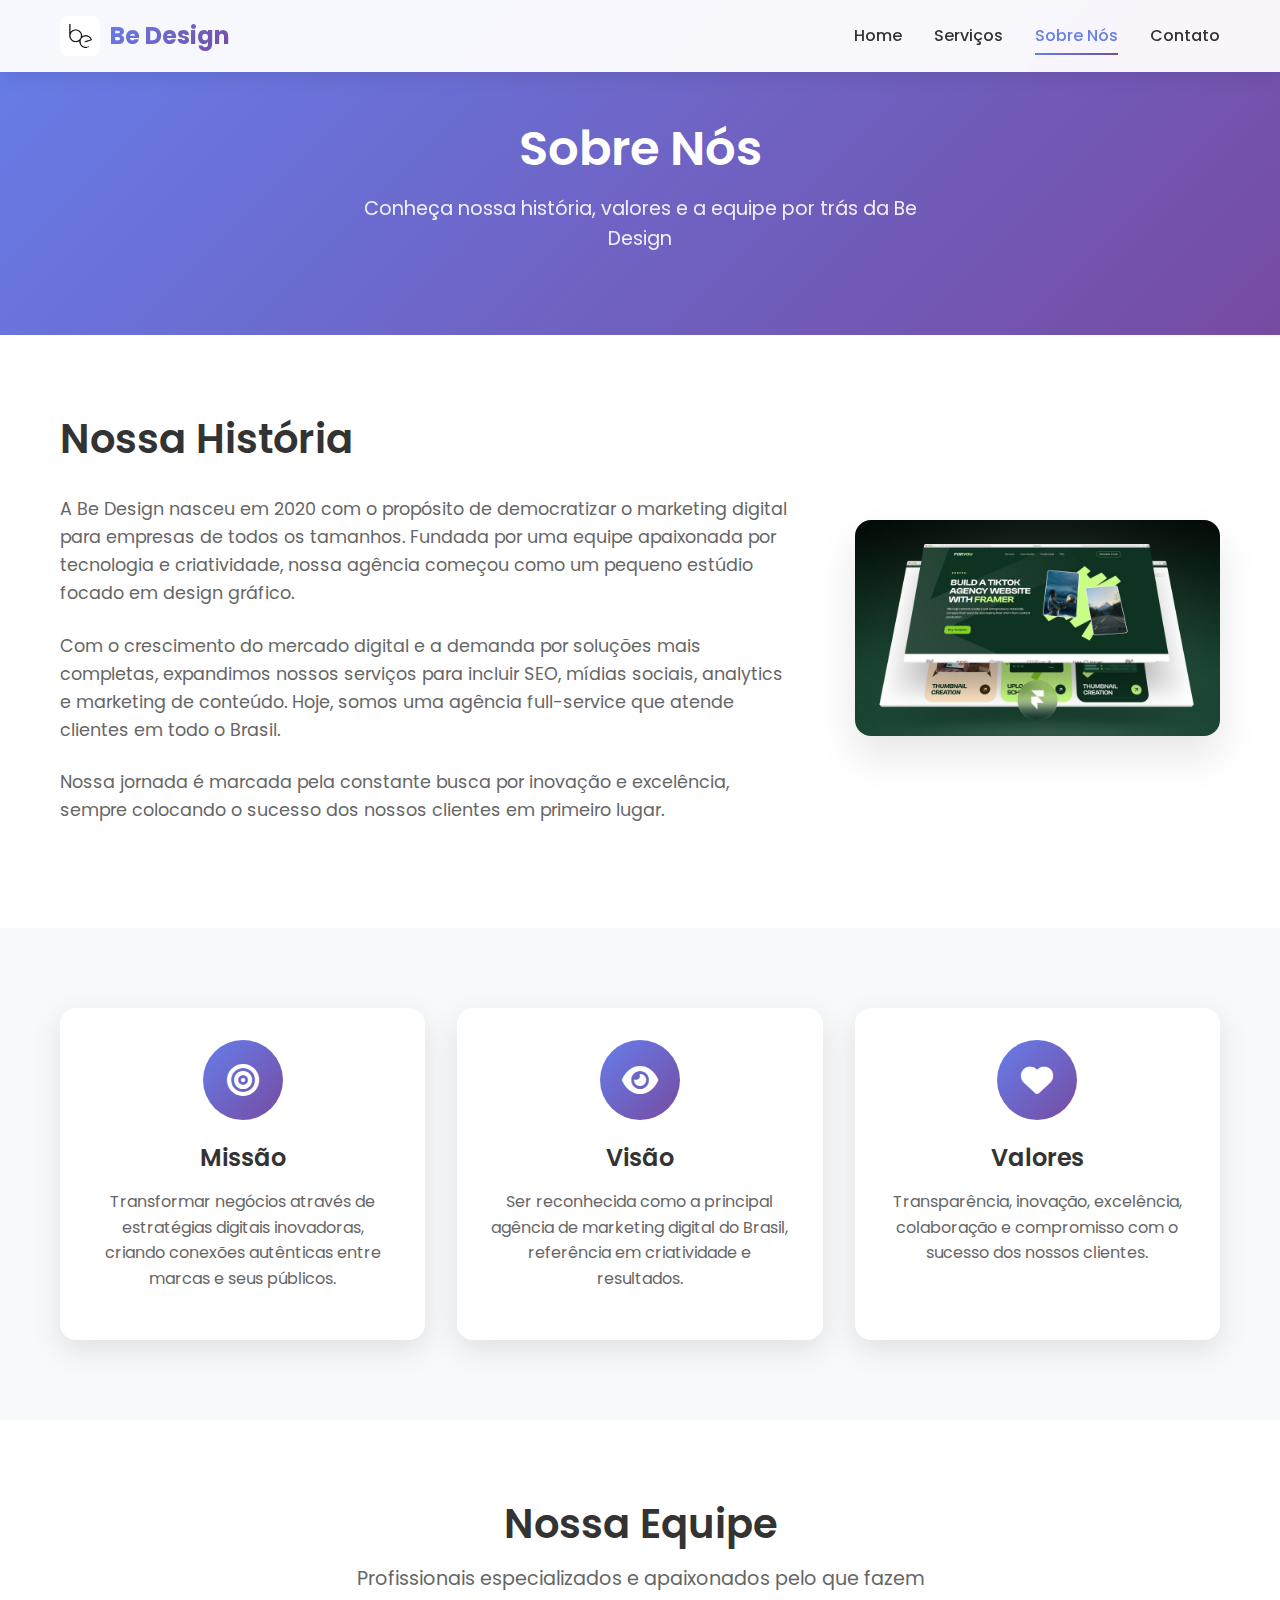
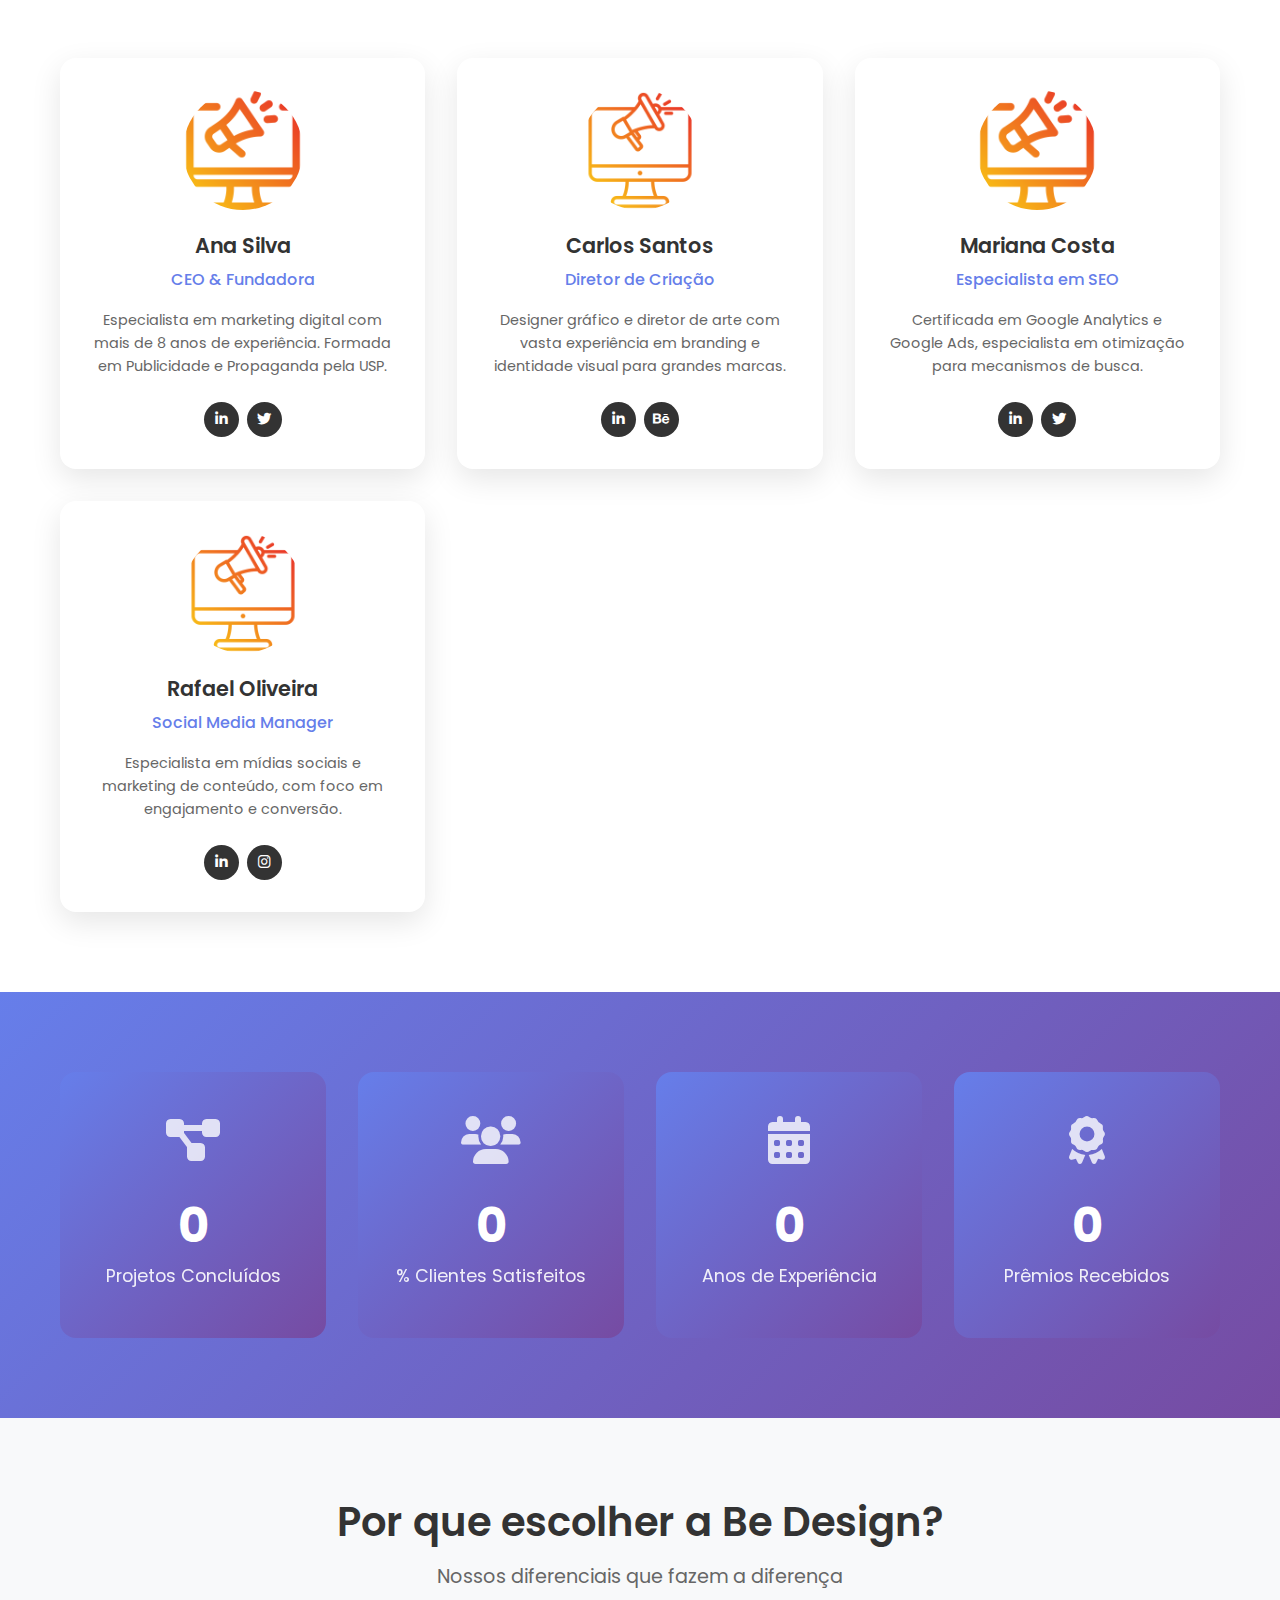
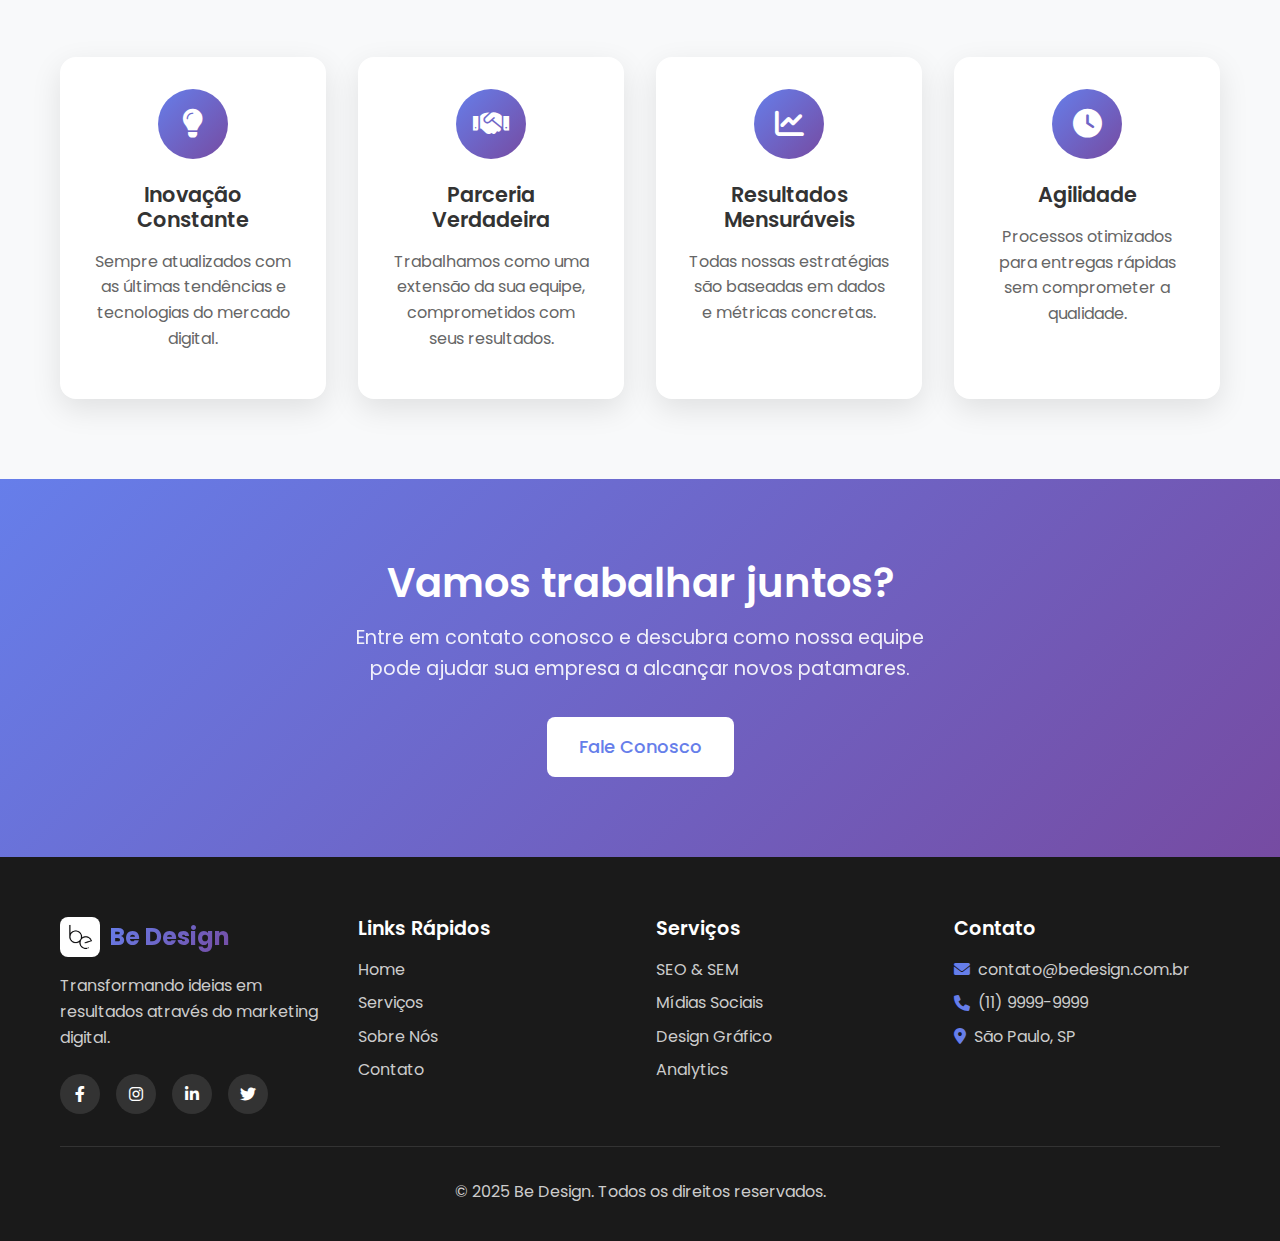
<file: sobre.html>
<!DOCTYPE html>
<html lang="pt-br">
<head>
    <meta charset="UTF-8">
    <meta name="viewport" content="width=device-width, initial-scale=1.0">
    <meta name="description" content="Conheça a Be Design: nossa história, missão, visão, valores e equipe especializada em marketing digital.">
    <meta name="keywords" content="sobre Be Design, agência marketing digital, equipe, missão, visão, valores">
    <meta name="author" content="Be Design">
    <title>Sobre Nós - Be Design | Agência de Marketing Digital</title>
    <link rel="stylesheet" href="css/style.css">
    <link href="https://fonts.googleapis.com/css2?family=Poppins:wght@300;400;500;600;700&display=swap" rel="stylesheet">
    <link rel="stylesheet" href="https://cdnjs.cloudflare.com/ajax/libs/font-awesome/6.0.0/css/all.min.css">
</head>
<body>
    <!-- Header -->
    <header class="header">
        <nav class="navbar">
            <div class="nav-container">
                <div class="nav-logo">
                    <img src="assets/images/logo.jpg" alt="Be Design Logo" class="logo">
                    <span class="logo-text">Be Design</span>
                </div>
                <ul class="nav-menu">
                    <li class="nav-item">
                        <a href="index.html" class="nav-link">Home</a>
                    </li>
                    <li class="nav-item">
                        <a href="servicos.html" class="nav-link">Serviços</a>
                    </li>
                    <li class="nav-item">
                        <a href="sobre.html" class="nav-link active">Sobre Nós</a>
                    </li>
                    <li class="nav-item">
                        <a href="contato.html" class="nav-link">Contato</a>
                    </li>
                </ul>
                <div class="hamburger">
                    <span class="bar"></span>
                    <span class="bar"></span>
                    <span class="bar"></span>
                </div>
            </div>
        </nav>
    </header>

    <!-- Main Content -->
    <main>
        <!-- Page Header -->
        <section class="page-header">
            <div class="container">
                <div class="page-header-content">
                    <h1 class="page-title">Sobre Nós</h1>
                    <p class="page-subtitle">Conheça nossa história, valores e a equipe por trás da Be Design</p>
                </div>
            </div>
        </section>

        <!-- About Story Section -->
        <section class="about-story">
            <div class="container">
                <div class="about-story-content">
                    <div class="story-text">
                        <h2 class="story-title">Nossa História</h2>
                        <p class="story-description">
                            A Be Design nasceu em 2020 com o propósito de democratizar o marketing digital 
                            para empresas de todos os tamanhos. Fundada por uma equipe apaixonada por 
                            tecnologia e criatividade, nossa agência começou como um pequeno estúdio 
                            focado em design gráfico.
                        </p>
                        <p class="story-description">
                            Com o crescimento do mercado digital e a demanda por soluções mais completas, 
                            expandimos nossos serviços para incluir SEO, mídias sociais, analytics e 
                            marketing de conteúdo. Hoje, somos uma agência full-service que atende 
                            clientes em todo o Brasil.
                        </p>
                        <p class="story-description">
                            Nossa jornada é marcada pela constante busca por inovação e excelência, 
                            sempre colocando o sucesso dos nossos clientes em primeiro lugar.
                        </p>
                    </div>
                    <div class="story-image">
                        <img src="assets/images/services_banner.jpg" alt="Equipe Be Design" class="story-img">
                    </div>
                </div>
            </div>
        </section>

        <!-- Mission Vision Values -->
        <section class="mvv">
            <div class="container">
                <div class="mvv-grid">
                    <div class="mvv-card">
                        <div class="mvv-icon">
                            <i class="fas fa-bullseye"></i>
                        </div>
                        <h3 class="mvv-title">Missão</h3>
                        <p class="mvv-description">
                            Transformar negócios através de estratégias digitais inovadoras, 
                            criando conexões autênticas entre marcas e seus públicos.
                        </p>
                    </div>
                    <div class="mvv-card">
                        <div class="mvv-icon">
                            <i class="fas fa-eye"></i>
                        </div>
                        <h3 class="mvv-title">Visão</h3>
                        <p class="mvv-description">
                            Ser reconhecida como a principal agência de marketing digital do Brasil, 
                            referência em criatividade e resultados.
                        </p>
                    </div>
                    <div class="mvv-card">
                        <div class="mvv-icon">
                            <i class="fas fa-heart"></i>
                        </div>
                        <h3 class="mvv-title">Valores</h3>
                        <p class="mvv-description">
                            Transparência, inovação, excelência, colaboração e compromisso 
                            com o sucesso dos nossos clientes.
                        </p>
                    </div>
                </div>
            </div>
        </section>

        <!-- Team Section -->
        <section class="team">
            <div class="container">
                <div class="section-header">
                    <h2 class="section-title">Nossa Equipe</h2>
                    <p class="section-subtitle">Profissionais especializados e apaixonados pelo que fazem</p>
                </div>
                <div class="team-grid">
                    <div class="team-member">
                        <div class="member-photo">
                            <img src="assets/icons/digital_marketing_icon1.png" alt="Ana Silva" class="member-img">
                        </div>
                        <div class="member-info">
                            <h3 class="member-name">Ana Silva</h3>
                            <p class="member-role">CEO & Fundadora</p>
                            <p class="member-description">
                                Especialista em marketing digital com mais de 8 anos de experiência. 
                                Formada em Publicidade e Propaganda pela USP.
                            </p>
                            <div class="member-social">
                                <a href="#" class="social-link"><i class="fab fa-linkedin-in"></i></a>
                                <a href="#" class="social-link"><i class="fab fa-twitter"></i></a>
                            </div>
                        </div>
                    </div>
                    <div class="team-member">
                        <div class="member-photo">
                            <img src="assets/icons/digital_marketing_icon2.png" alt="Carlos Santos" class="member-img">
                        </div>
                        <div class="member-info">
                            <h3 class="member-name">Carlos Santos</h3>
                            <p class="member-role">Diretor de Criação</p>
                            <p class="member-description">
                                Designer gráfico e diretor de arte com vasta experiência em branding 
                                e identidade visual para grandes marcas.
                            </p>
                            <div class="member-social">
                                <a href="#" class="social-link"><i class="fab fa-linkedin-in"></i></a>
                                <a href="#" class="social-link"><i class="fab fa-behance"></i></a>
                            </div>
                        </div>
                    </div>
                    <div class="team-member">
                        <div class="member-photo">
                            <img src="assets/icons/digital_marketing_icon1.png" alt="Mariana Costa" class="member-img">
                        </div>
                        <div class="member-info">
                            <h3 class="member-name">Mariana Costa</h3>
                            <p class="member-role">Especialista em SEO</p>
                            <p class="member-description">
                                Certificada em Google Analytics e Google Ads, especialista em 
                                otimização para mecanismos de busca.
                            </p>
                            <div class="member-social">
                                <a href="#" class="social-link"><i class="fab fa-linkedin-in"></i></a>
                                <a href="#" class="social-link"><i class="fab fa-twitter"></i></a>
                            </div>
                        </div>
                    </div>
                    <div class="team-member">
                        <div class="member-photo">
                            <img src="assets/icons/digital_marketing_icon2.png" alt="Rafael Oliveira" class="member-img">
                        </div>
                        <div class="member-info">
                            <h3 class="member-name">Rafael Oliveira</h3>
                            <p class="member-role">Social Media Manager</p>
                            <p class="member-description">
                                Especialista em mídias sociais e marketing de conteúdo, com foco 
                                em engajamento e conversão.
                            </p>
                            <div class="member-social">
                                <a href="#" class="social-link"><i class="fab fa-linkedin-in"></i></a>
                                <a href="#" class="social-link"><i class="fab fa-instagram"></i></a>
                            </div>
                        </div>
                    </div>
                </div>
            </div>
        </section>

        <!-- Stats Section -->
        <section class="stats">
            <div class="container">
                <div class="stats-grid">
                    <div class="stat-item">
                        <div class="stat-icon">
                            <i class="fas fa-project-diagram"></i>
                        </div>
                        <h3 class="stat-number" data-target="150">0</h3>
                        <p class="stat-label">Projetos Concluídos</p>
                    </div>
                    <div class="stat-item">
                        <div class="stat-icon">
                            <i class="fas fa-users"></i>
                        </div>
                        <h3 class="stat-number" data-target="98">0</h3>
                        <p class="stat-label">% Clientes Satisfeitos</p>
                    </div>
                    <div class="stat-item">
                        <div class="stat-icon">
                            <i class="fas fa-calendar-alt"></i>
                        </div>
                        <h3 class="stat-number" data-target="5">0</h3>
                        <p class="stat-label">Anos de Experiência</p>
                    </div>
                    <div class="stat-item">
                        <div class="stat-icon">
                            <i class="fas fa-award"></i>
                        </div>
                        <h3 class="stat-number" data-target="12">0</h3>
                        <p class="stat-label">Prêmios Recebidos</p>
                    </div>
                </div>
            </div>
        </section>

        <!-- Why Choose Us -->
        <section class="why-choose">
            <div class="container">
                <div class="section-header">
                    <h2 class="section-title">Por que escolher a Be Design?</h2>
                    <p class="section-subtitle">Nossos diferenciais que fazem a diferença</p>
                </div>
                <div class="why-choose-grid">
                    <div class="why-choose-item">
                        <div class="why-choose-icon">
                            <i class="fas fa-lightbulb"></i>
                        </div>
                        <h3 class="why-choose-title">Inovação Constante</h3>
                        <p class="why-choose-description">
                            Sempre atualizados com as últimas tendências e tecnologias do mercado digital.
                        </p>
                    </div>
                    <div class="why-choose-item">
                        <div class="why-choose-icon">
                            <i class="fas fa-handshake"></i>
                        </div>
                        <h3 class="why-choose-title">Parceria Verdadeira</h3>
                        <p class="why-choose-description">
                            Trabalhamos como uma extensão da sua equipe, comprometidos com seus resultados.
                        </p>
                    </div>
                    <div class="why-choose-item">
                        <div class="why-choose-icon">
                            <i class="fas fa-chart-line"></i>
                        </div>
                        <h3 class="why-choose-title">Resultados Mensuráveis</h3>
                        <p class="why-choose-description">
                            Todas nossas estratégias são baseadas em dados e métricas concretas.
                        </p>
                    </div>
                    <div class="why-choose-item">
                        <div class="why-choose-icon">
                            <i class="fas fa-clock"></i>
                        </div>
                        <h3 class="why-choose-title">Agilidade</h3>
                        <p class="why-choose-description">
                            Processos otimizados para entregas rápidas sem comprometer a qualidade.
                        </p>
                    </div>
                </div>
            </div>
        </section>

        <!-- CTA Section -->
        <section class="cta">
            <div class="container">
                <div class="cta-content">
                    <h2 class="cta-title">Vamos trabalhar juntos?</h2>
                    <p class="cta-description">
                        Entre em contato conosco e descubra como nossa equipe pode 
                        ajudar sua empresa a alcançar novos patamares.
                    </p>
                    <a href="contato.html" class="btn btn-primary btn-large">Fale Conosco</a>
                </div>
            </div>
        </section>
    </main>

    <!-- Footer -->
    <footer class="footer">
        <div class="container">
            <div class="footer-content">
                <div class="footer-section">
                    <div class="footer-logo">
                        <img src="assets/images/logo.jpg" alt="Be Design Logo" class="logo">
                        <span class="logo-text">Be Design</span>
                    </div>
                    <p class="footer-description">
                        Transformando ideias em resultados através do marketing digital.
                    </p>
                    <div class="social-links">
                        <a href="#" class="social-link"><i class="fab fa-facebook-f"></i></a>
                        <a href="#" class="social-link"><i class="fab fa-instagram"></i></a>
                        <a href="#" class="social-link"><i class="fab fa-linkedin-in"></i></a>
                        <a href="#" class="social-link"><i class="fab fa-twitter"></i></a>
                    </div>
                </div>
                <div class="footer-section">
                    <h3 class="footer-title">Links Rápidos</h3>
                    <ul class="footer-links">
                        <li><a href="index.html">Home</a></li>
                        <li><a href="servicos.html">Serviços</a></li>
                        <li><a href="sobre.html">Sobre Nós</a></li>
                        <li><a href="contato.html">Contato</a></li>
                    </ul>
                </div>
                <div class="footer-section">
                    <h3 class="footer-title">Serviços</h3>
                    <ul class="footer-links">
                        <li><a href="#">SEO & SEM</a></li>
                        <li><a href="#">Mídias Sociais</a></li>
                        <li><a href="#">Design Gráfico</a></li>
                        <li><a href="#">Analytics</a></li>
                    </ul>
                </div>
                <div class="footer-section">
                    <h3 class="footer-title">Contato</h3>
                    <div class="contact-info">
                        <p><i class="fas fa-envelope"></i> contato@bedesign.com.br</p>
                        <p><i class="fas fa-phone"></i> (11) 9999-9999</p>
                        <p><i class="fas fa-map-marker-alt"></i> São Paulo, SP</p>
                    </div>
                </div>
            </div>
            <div class="footer-bottom">
                <p>&copy; 2025 Be Design. Todos os direitos reservados.</p>
            </div>
        </div>
    </footer>

    <script src="js/script.js"></script>
</body>
</html>
</file>
<file: css/style.css>
/* Reset e Base Styles */
* {
    margin: 0;
    padding: 0;
    box-sizing: border-box;
}

html {
    scroll-behavior: smooth;
}

body {
    font-family: 'Poppins', sans-serif;
    line-height: 1.6;
    color: #333;
    background-color: #fff;
}

/* Container */
.container {
    max-width: 1200px;
    margin: 0 auto;
    padding: 0 20px;
}

/* Typography */
h1, h2, h3, h4, h5, h6 {
    font-weight: 600;
    line-height: 1.2;
    margin-bottom: 1rem;
}

p {
    margin-bottom: 1rem;
}

a {
    text-decoration: none;
    color: inherit;
    transition: all 0.3s ease;
}

/* Buttons */
.btn {
    display: inline-block;
    padding: 12px 24px;
    border-radius: 8px;
    font-weight: 500;
    text-align: center;
    cursor: pointer;
    transition: all 0.3s ease;
    border: none;
    font-size: 16px;
    text-decoration: none;
}

.btn-primary {
    background: linear-gradient(135deg, #667eea 0%, #764ba2 100%);
    color: white;
}

.btn-primary:hover {
    transform: translateY(-2px);
    box-shadow: 0 8px 25px rgba(102, 126, 234, 0.3);
}

.btn-secondary {
    background: transparent;
    color: #667eea;
    border: 2px solid #667eea;
}

.btn-secondary:hover {
    background: #667eea;
    color: white;
}

.btn-large {
    padding: 16px 32px;
    font-size: 18px;
}

/* Header */
.header {
    background: rgba(255, 255, 255, 0.95);
    backdrop-filter: blur(10px);
    position: fixed;
    top: 0;
    left: 0;
    right: 0;
    z-index: 1000;
    box-shadow: 0 2px 20px rgba(0, 0, 0, 0.1);
}

.navbar {
    padding: 1rem 0;
}

.nav-container {
    display: flex;
    justify-content: space-between;
    align-items: center;
    max-width: 1200px;
    margin: 0 auto;
    padding: 0 20px;
}

.nav-logo {
    display: flex;
    align-items: center;
    gap: 10px;
}

.logo {
    width: 40px;
    height: 40px;
    border-radius: 8px;
    object-fit: cover;
}

.logo-text {
    font-size: 24px;
    font-weight: 700;
    background: linear-gradient(135deg, #667eea 0%, #764ba2 100%);
    -webkit-background-clip: text;
    -webkit-text-fill-color: transparent;
    background-clip: text;
}

.nav-menu {
    display: flex;
    list-style: none;
    gap: 2rem;
}

.nav-link {
    font-weight: 500;
    color: #333;
    position: relative;
    padding: 8px 0;
}

.nav-link:hover,
.nav-link.active {
    color: #667eea;
}

.nav-link::after {
    content: '';
    position: absolute;
    bottom: 0;
    left: 0;
    width: 0;
    height: 2px;
    background: linear-gradient(135deg, #667eea 0%, #764ba2 100%);
    transition: width 0.3s ease;
}

.nav-link:hover::after,
.nav-link.active::after {
    width: 100%;
}

/* Hamburger Menu */
.hamburger {
    display: none;
    flex-direction: column;
    cursor: pointer;
    gap: 4px;
}

.bar {
    width: 25px;
    height: 3px;
    background: #333;
    transition: 0.3s;
    border-radius: 2px;
}

/* Hero Section */
.hero {
    padding: 120px 0 80px;
    background: linear-gradient(135deg, #f5f7fa 0%, #c3cfe2 100%);
    min-height: 100vh;
    display: flex;
    align-items: center;
}

.hero-container {
    display: grid;
    grid-template-columns: 1fr 1fr;
    gap: 4rem;
    align-items: center;
    max-width: 1200px;
    margin: 0 auto;
    padding: 0 20px;
}

.hero-title {
    font-size: 3.5rem;
    font-weight: 700;
    margin-bottom: 1.5rem;
    line-height: 1.1;
}

.highlight {
    background: linear-gradient(135deg, #667eea 0%, #764ba2 100%);
    -webkit-background-clip: text;
    -webkit-text-fill-color: transparent;
    background-clip: text;
}

.hero-description {
    font-size: 1.2rem;
    color: #666;
    margin-bottom: 2rem;
    line-height: 1.6;
}

.hero-buttons {
    display: flex;
    gap: 1rem;
    flex-wrap: wrap;
}

.hero-image {
    text-align: center;
}

.hero-img {
    width: 100%;
    max-width: 500px;
    height: auto;
    border-radius: 20px;
    box-shadow: 0 20px 40px rgba(0, 0, 0, 0.1);
}

/* Sections */
section {
    padding: 80px 0;
}

.section-header {
    text-align: center;
    margin-bottom: 4rem;
}

.section-title {
    font-size: 2.5rem;
    margin-bottom: 1rem;
}

.section-subtitle {
    font-size: 1.2rem;
    color: #666;
    max-width: 600px;
    margin: 0 auto;
}

/* Services Section */
.services {
    background: #f8f9fa;
}

.services-grid {
    display: grid;
    grid-template-columns: repeat(auto-fit, minmax(280px, 1fr));
    gap: 2rem;
}

.service-card {
    background: white;
    padding: 2rem;
    border-radius: 16px;
    text-align: center;
    box-shadow: 0 10px 30px rgba(0, 0, 0, 0.1);
    transition: all 0.3s ease;
}

.service-card:hover {
    transform: translateY(-10px);
    box-shadow: 0 20px 40px rgba(0, 0, 0, 0.15);
}

.service-icon {
    width: 80px;
    height: 80px;
    background: linear-gradient(135deg, #667eea 0%, #764ba2 100%);
    border-radius: 50%;
    display: flex;
    align-items: center;
    justify-content: center;
    margin: 0 auto 1.5rem;
    color: white;
    font-size: 2rem;
}

.service-title {
    font-size: 1.5rem;
    margin-bottom: 1rem;
}

.service-description {
    color: #666;
    line-height: 1.6;
}

/* About Section */
.about-content {
    display: grid;
    grid-template-columns: 2fr 1fr;
    gap: 4rem;
    align-items: center;
}

.about-title {
    font-size: 2.5rem;
    margin-bottom: 1.5rem;
}

.about-description {
    font-size: 1.1rem;
    color: #666;
    margin-bottom: 2rem;
    line-height: 1.6;
}

.about-features {
    list-style: none;
    margin-bottom: 2rem;
}

.about-features li {
    display: flex;
    align-items: center;
    gap: 0.5rem;
    margin-bottom: 0.5rem;
    font-weight: 500;
}

.about-features i {
    color: #667eea;
}

.about-stats {
    display: grid;
    gap: 2rem;
}

.stat-item {
    text-align: center;
    padding: 1.5rem;
    background: linear-gradient(135deg, #667eea 0%, #764ba2 100%);
    border-radius: 16px;
    color: white;
}

.stat-number {
    font-size: 2.5rem;
    font-weight: 700;
    margin-bottom: 0.5rem;
}

.stat-label {
    font-size: 0.9rem;
    opacity: 0.9;
}

/* CTA Section */
.cta {
    background: linear-gradient(135deg, #667eea 0%, #764ba2 100%);
    color: white;
    text-align: center;
}

.cta-title {
    font-size: 2.5rem;
    margin-bottom: 1rem;
}

.cta-description {
    font-size: 1.2rem;
    margin-bottom: 2rem;
    opacity: 0.9;
    max-width: 600px;
    margin-left: auto;
    margin-right: auto;
}

.cta .btn-primary {
    background: white;
    color: #667eea;
}

.cta .btn-primary:hover {
    background: #f8f9fa;
}

/* Footer */
.footer {
    background: #1a1a1a;
    color: white;
    padding: 60px 0 20px;
}

.footer-content {
    display: grid;
    grid-template-columns: repeat(auto-fit, minmax(250px, 1fr));
    gap: 2rem;
    margin-bottom: 2rem;
}

.footer-logo {
    display: flex;
    align-items: center;
    gap: 10px;
    margin-bottom: 1rem;
}

.footer-description {
    color: #ccc;
    margin-bottom: 1.5rem;
}

.footer-title {
    font-size: 1.2rem;
    margin-bottom: 1rem;
}

.footer-links {
    list-style: none;
}

.footer-links li {
    margin-bottom: 0.5rem;
}

.footer-links a {
    color: #ccc;
    transition: color 0.3s ease;
}

.footer-links a:hover {
    color: #667eea;
}

.social-links {
    display: flex;
    gap: 1rem;
}

.social-link {
    width: 40px;
    height: 40px;
    background: #333;
    border-radius: 50%;
    display: flex;
    align-items: center;
    justify-content: center;
    color: white;
    transition: all 0.3s ease;
}

.social-link:hover {
    background: #667eea;
    transform: translateY(-2px);
}

.contact-info p {
    display: flex;
    align-items: center;
    gap: 0.5rem;
    margin-bottom: 0.5rem;
    color: #ccc;
}

.contact-info i {
    color: #667eea;
}

.footer-bottom {
    text-align: center;
    padding-top: 2rem;
    border-top: 1px solid #333;
    color: #ccc;
}

/* Page Header */
.page-header {
    background: linear-gradient(135deg, #667eea 0%, #764ba2 100%);
    color: white;
    text-align: center;
    padding: 120px 0 80px;
}

.page-title {
    font-size: 3rem;
    margin-bottom: 1rem;
}

.page-subtitle {
    font-size: 1.2rem;
    opacity: 0.9;
    max-width: 600px;
    margin: 0 auto;
}

/* Services Detail */
.services-detail {
    padding: 80px 0;
}

.services-grid-detail {
    display: grid;
    grid-template-columns: repeat(auto-fit, minmax(350px, 1fr));
    gap: 2rem;
}

.service-detail-card {
    background: white;
    border-radius: 16px;
    padding: 2rem;
    box-shadow: 0 10px 30px rgba(0, 0, 0, 0.1);
    transition: all 0.3s ease;
}

.service-detail-card:hover {
    transform: translateY(-5px);
    box-shadow: 0 20px 40px rgba(0, 0, 0, 0.15);
}

.service-detail-header {
    display: flex;
    align-items: center;
    gap: 1rem;
    margin-bottom: 1.5rem;
}

.service-detail-icon {
    width: 60px;
    height: 60px;
    background: linear-gradient(135deg, #667eea 0%, #764ba2 100%);
    border-radius: 12px;
    display: flex;
    align-items: center;
    justify-content: center;
    color: white;
    font-size: 1.5rem;
}

.service-detail-title {
    font-size: 1.5rem;
    margin: 0;
}

.service-detail-description {
    color: #666;
    margin-bottom: 1.5rem;
    line-height: 1.6;
}

.service-features {
    list-style: none;
}

.service-features li {
    display: flex;
    align-items: center;
    gap: 0.5rem;
    margin-bottom: 0.5rem;
    color: #333;
}

.service-features i {
    color: #667eea;
}

/* Process Section */
.process {
    background: #f8f9fa;
}

.process-steps {
    display: grid;
    grid-template-columns: repeat(auto-fit, minmax(250px, 1fr));
    gap: 2rem;
}

.process-step {
    text-align: center;
    padding: 2rem;
}

.step-number {
    width: 60px;
    height: 60px;
    background: linear-gradient(135deg, #667eea 0%, #764ba2 100%);
    color: white;
    border-radius: 50%;
    display: flex;
    align-items: center;
    justify-content: center;
    font-size: 1.5rem;
    font-weight: 700;
    margin: 0 auto 1rem;
}

.step-title {
    font-size: 1.3rem;
    margin-bottom: 1rem;
}

.step-description {
    color: #666;
    line-height: 1.6;
}

/* About Story */
.about-story {
    padding: 80px 0;
}

.about-story-content {
    display: grid;
    grid-template-columns: 2fr 1fr;
    gap: 4rem;
    align-items: center;
}

.story-title {
    font-size: 2.5rem;
    margin-bottom: 2rem;
}

.story-description {
    font-size: 1.1rem;
    color: #666;
    margin-bottom: 1.5rem;
    line-height: 1.6;
}

.story-img {
    width: 100%;
    border-radius: 16px;
    box-shadow: 0 20px 40px rgba(0, 0, 0, 0.1);
}

/* MVV Section */
.mvv {
    background: #f8f9fa;
    padding: 80px 0;
}

.mvv-grid {
    display: grid;
    grid-template-columns: repeat(auto-fit, minmax(300px, 1fr));
    gap: 2rem;
}

.mvv-card {
    background: white;
    padding: 2rem;
    border-radius: 16px;
    text-align: center;
    box-shadow: 0 10px 30px rgba(0, 0, 0, 0.1);
}

.mvv-icon {
    width: 80px;
    height: 80px;
    background: linear-gradient(135deg, #667eea 0%, #764ba2 100%);
    border-radius: 50%;
    display: flex;
    align-items: center;
    justify-content: center;
    margin: 0 auto 1.5rem;
    color: white;
    font-size: 2rem;
}

.mvv-title {
    font-size: 1.5rem;
    margin-bottom: 1rem;
}

.mvv-description {
    color: #666;
    line-height: 1.6;
}

/* Team Section */
.team {
    padding: 80px 0;
}

.team-grid {
    display: grid;
    grid-template-columns: repeat(auto-fit, minmax(280px, 1fr));
    gap: 2rem;
}

.team-member {
    background: white;
    border-radius: 16px;
    padding: 2rem;
    text-align: center;
    box-shadow: 0 10px 30px rgba(0, 0, 0, 0.1);
    transition: all 0.3s ease;
}

.team-member:hover {
    transform: translateY(-5px);
    box-shadow: 0 20px 40px rgba(0, 0, 0, 0.15);
}

.member-photo {
    margin-bottom: 1.5rem;
}

.member-img {
    width: 120px;
    height: 120px;
    border-radius: 50%;
    object-fit: cover;
    margin: 0 auto;
    display: block;
}

.member-name {
    font-size: 1.3rem;
    margin-bottom: 0.5rem;
}

.member-role {
    color: #667eea;
    font-weight: 500;
    margin-bottom: 1rem;
}

.member-description {
    color: #666;
    font-size: 0.9rem;
    line-height: 1.6;
    margin-bottom: 1.5rem;
}

.member-social {
    display: flex;
    justify-content: center;
    gap: 0.5rem;
}

.member-social .social-link {
    width: 35px;
    height: 35px;
    font-size: 0.9rem;
}

/* Stats Section */
.stats {
    background: linear-gradient(135deg, #667eea 0%, #764ba2 100%);
    color: white;
    padding: 80px 0;
}

.stats-grid {
    display: grid;
    grid-template-columns: repeat(auto-fit, minmax(200px, 1fr));
    gap: 2rem;
}

.stats .stat-item {
    text-align: center;
    padding: 2rem;
}

.stats .stat-icon {
    font-size: 3rem;
    margin-bottom: 1rem;
    opacity: 0.8;
}

.stats .stat-number {
    font-size: 3rem;
    font-weight: 700;
    margin-bottom: 0.5rem;
}

.stats .stat-label {
    font-size: 1.1rem;
    opacity: 0.9;
}

/* Why Choose Section */
.why-choose {
    padding: 80px 0;
    background: #f8f9fa;
}

.why-choose-grid {
    display: grid;
    grid-template-columns: repeat(auto-fit, minmax(250px, 1fr));
    gap: 2rem;
}

.why-choose-item {
    background: white;
    padding: 2rem;
    border-radius: 16px;
    text-align: center;
    box-shadow: 0 10px 30px rgba(0, 0, 0, 0.1);
}

.why-choose-icon {
    width: 70px;
    height: 70px;
    background: linear-gradient(135deg, #667eea 0%, #764ba2 100%);
    border-radius: 50%;
    display: flex;
    align-items: center;
    justify-content: center;
    margin: 0 auto 1.5rem;
    color: white;
    font-size: 1.8rem;
}

.why-choose-title {
    font-size: 1.3rem;
    margin-bottom: 1rem;
}

.why-choose-description {
    color: #666;
    line-height: 1.6;
}

/* Contact Section */
.contact {
    padding: 80px 0;
}

.contact-content {
    display: grid;
    grid-template-columns: 2fr 1fr;
    gap: 4rem;
}

/* Contact Form */
.contact-form-title {
    font-size: 2rem;
    margin-bottom: 1rem;
}

.contact-form-subtitle {
    color: #666;
    margin-bottom: 2rem;
    line-height: 1.6;
}

.contact-form {
    background: white;
    padding: 2rem;
    border-radius: 16px;
    box-shadow: 0 10px 30px rgba(0, 0, 0, 0.1);
}

.form-row {
    display: grid;
    grid-template-columns: 1fr 1fr;
    gap: 1rem;
}

.form-group {
    margin-bottom: 1.5rem;
}

.form-label {
    display: block;
    margin-bottom: 0.5rem;
    font-weight: 500;
    color: #333;
}

.form-input,
.form-select,
.form-textarea {
    width: 100%;
    padding: 12px 16px;
    border: 2px solid #e1e5e9;
    border-radius: 8px;
    font-size: 16px;
    transition: all 0.3s ease;
    font-family: inherit;
}

.form-input:focus,
.form-select:focus,
.form-textarea:focus {
    outline: none;
    border-color: #667eea;
    box-shadow: 0 0 0 3px rgba(102, 126, 234, 0.1);
}

.form-textarea {
    resize: vertical;
    min-height: 120px;
}

.checkbox-group {
    display: flex;
    align-items: flex-start;
    gap: 0.5rem;
}

.checkbox-label {
    display: flex;
    align-items: flex-start;
    gap: 0.5rem;
    cursor: pointer;
    font-size: 0.9rem;
    line-height: 1.4;
}

.form-checkbox {
    margin: 0;
    width: auto;
}

.checkmark {
    width: 18px;
    height: 18px;
    border: 2px solid #e1e5e9;
    border-radius: 4px;
    display: flex;
    align-items: center;
    justify-content: center;
    transition: all 0.3s ease;
    flex-shrink: 0;
    margin-top: 2px;
}

.form-checkbox:checked + .checkmark {
    background: #667eea;
    border-color: #667eea;
}

.form-checkbox:checked + .checkmark::after {
    content: '✓';
    color: white;
    font-size: 12px;
    font-weight: bold;
}

.error-message {
    color: #e74c3c;
    font-size: 0.85rem;
    margin-top: 0.25rem;
    display: block;
}

.form-submit {
    width: 100%;
    margin-top: 1rem;
}

.form-success {
    background: #d4edda;
    color: #155724;
    padding: 2rem;
    border-radius: 8px;
    text-align: center;
    border: 1px solid #c3e6cb;
}

.form-success i {
    font-size: 3rem;
    margin-bottom: 1rem;
    color: #28a745;
}

.form-success h3 {
    margin-bottom: 0.5rem;
}

/* Contact Info */
.contact-info-title {
    font-size: 2rem;
    margin-bottom: 2rem;
}

.contact-info-items {
    margin-bottom: 3rem;
}

.contact-info-item {
    display: flex;
    gap: 1rem;
    margin-bottom: 2rem;
    padding: 1.5rem;
    background: white;
    border-radius: 12px;
    box-shadow: 0 5px 15px rgba(0, 0, 0, 0.1);
}

.contact-info-icon {
    width: 50px;
    height: 50px;
    background: linear-gradient(135deg, #667eea 0%, #764ba2 100%);
    border-radius: 50%;
    display: flex;
    align-items: center;
    justify-content: center;
    color: white;
    font-size: 1.2rem;
    flex-shrink: 0;
}

.contact-info-label {
    font-size: 1.1rem;
    font-weight: 600;
    margin-bottom: 0.5rem;
}

.contact-info-text {
    color: #666;
    line-height: 1.6;
}

.contact-info-text a {
    color: #667eea;
    text-decoration: none;
}

.contact-info-text a:hover {
    text-decoration: underline;
}

.contact-social-title {
    font-size: 1.3rem;
    margin-bottom: 1rem;
}

.contact-social .social-links {
    flex-direction: column;
    gap: 0.5rem;
}

.contact-social .social-link {
    width: auto;
    height: auto;
    background: none;
    border-radius: 8px;
    padding: 0.75rem;
    justify-content: flex-start;
    gap: 0.75rem;
    color: #333;
    border: 2px solid #e1e5e9;
    transition: all 0.3s ease;
}

.contact-social .social-link:hover {
    border-color: #667eea;
    color: #667eea;
    background: rgba(102, 126, 234, 0.05);
    transform: none;
}

/* Map Section */
.map {
    padding: 80px 0;
    background: #f8f9fa;
}

.map-title {
    text-align: center;
    font-size: 2rem;
    margin-bottom: 2rem;
}

.map-container {
    border-radius: 16px;
    overflow: hidden;
    box-shadow: 0 10px 30px rgba(0, 0, 0, 0.1);
}

/* FAQ Section */
.faq {
    padding: 80px 0;
}

.faq-items {
    max-width: 800px;
    margin: 0 auto;
}

.faq-item {
    background: white;
    border-radius: 12px;
    margin-bottom: 1rem;
    box-shadow: 0 5px 15px rgba(0, 0, 0, 0.1);
    overflow: hidden;
}

.faq-question {
    padding: 1.5rem;
    cursor: pointer;
    display: flex;
    justify-content: space-between;
    align-items: center;
    transition: all 0.3s ease;
}

.faq-question:hover {
    background: #f8f9fa;
}

.faq-question h3 {
    margin: 0;
    font-size: 1.1rem;
}

.faq-icon {
    color: #667eea;
    transition: transform 0.3s ease;
}

.faq-item.active .faq-icon {
    transform: rotate(45deg);
}

.faq-answer {
    padding: 0 1.5rem;
    max-height: 0;
    overflow: hidden;
    transition: all 0.3s ease;
}

.faq-item.active .faq-answer {
    padding: 0 1.5rem 1.5rem;
    max-height: 200px;
}

.faq-answer p {
    color: #666;
    line-height: 1.6;
    margin: 0;
}

/* Responsive Design */
@media (max-width: 768px) {
    .hamburger {
        display: flex;
    }
    
    .nav-menu {
        position: fixed;
        left: -100%;
        top: 70px;
        flex-direction: column;
        background-color: white;
        width: 100%;
        text-align: center;
        transition: 0.3s;
        box-shadow: 0 10px 27px rgba(0, 0, 0, 0.05);
        padding: 2rem 0;
    }
    
    .nav-menu.active {
        left: 0;
    }
    
    .nav-menu li {
        margin: 1rem 0;
    }
    
    .hamburger.active .bar:nth-child(2) {
        opacity: 0;
    }
    
    .hamburger.active .bar:nth-child(1) {
        transform: translateY(7px) rotate(45deg);
    }
    
    .hamburger.active .bar:nth-child(3) {
        transform: translateY(-7px) rotate(-45deg);
    }
    
    .hero-container {
        grid-template-columns: 1fr;
        text-align: center;
        gap: 2rem;
    }
    
    .hero-title {
        font-size: 2.5rem;
    }
    
    .hero-buttons {
        justify-content: center;
    }
    
    .about-content {
        grid-template-columns: 1fr;
        gap: 2rem;
    }
    
    .about-story-content {
        grid-template-columns: 1fr;
        gap: 2rem;
    }
    
    .contact-content {
        grid-template-columns: 1fr;
        gap: 2rem;
    }
    
    .form-row {
        grid-template-columns: 1fr;
    }
    
    .page-title {
        font-size: 2rem;
    }
    
    .section-title {
        font-size: 2rem;
    }
    
    .cta-title {
        font-size: 2rem;
    }
}

@media (max-width: 480px) {
    .container {
        padding: 0 15px;
    }
    
    .hero-title {
        font-size: 2rem;
    }
    
    .hero-buttons {
        flex-direction: column;
        align-items: center;
    }
    
    .btn {
        width: 100%;
        max-width: 300px;
    }
    
    .services-grid,
    .services-grid-detail,
    .team-grid,
    .mvv-grid,
    .why-choose-grid,
    .process-steps,
    .stats-grid {
        grid-template-columns: 1fr;
    }
    
    .footer-content {
        grid-template-columns: 1fr;
        text-align: center;
    }
}

/* Animations */
@keyframes fadeInUp {
    from {
        opacity: 0;
        transform: translateY(30px);
    }
    to {
        opacity: 1;
        transform: translateY(0);
    }
}

.fade-in-up {
    animation: fadeInUp 0.6s ease-out;
}

/* Smooth scrolling for anchor links */
html {
    scroll-behavior: smooth;
}

/* Loading states */
.btn-loading {
    display: none;
}

.btn.loading .btn-text {
    display: none;
}

.btn.loading .btn-loading {
    display: inline-block;
}

/* Form validation styles */
.form-input.error,
.form-select.error,
.form-textarea.error {
    border-color: #e74c3c;
    box-shadow: 0 0 0 3px rgba(231, 76, 60, 0.1);
}

.form-input.success,
.form-select.success,
.form-textarea.success {
    border-color: #27ae60;
    box-shadow: 0 0 0 3px rgba(39, 174, 96, 0.1);
}

/* Link styles */
.link {
    color: #667eea;
    text-decoration: underline;
}

.link:hover {
    color: #764ba2;
}
</file>
